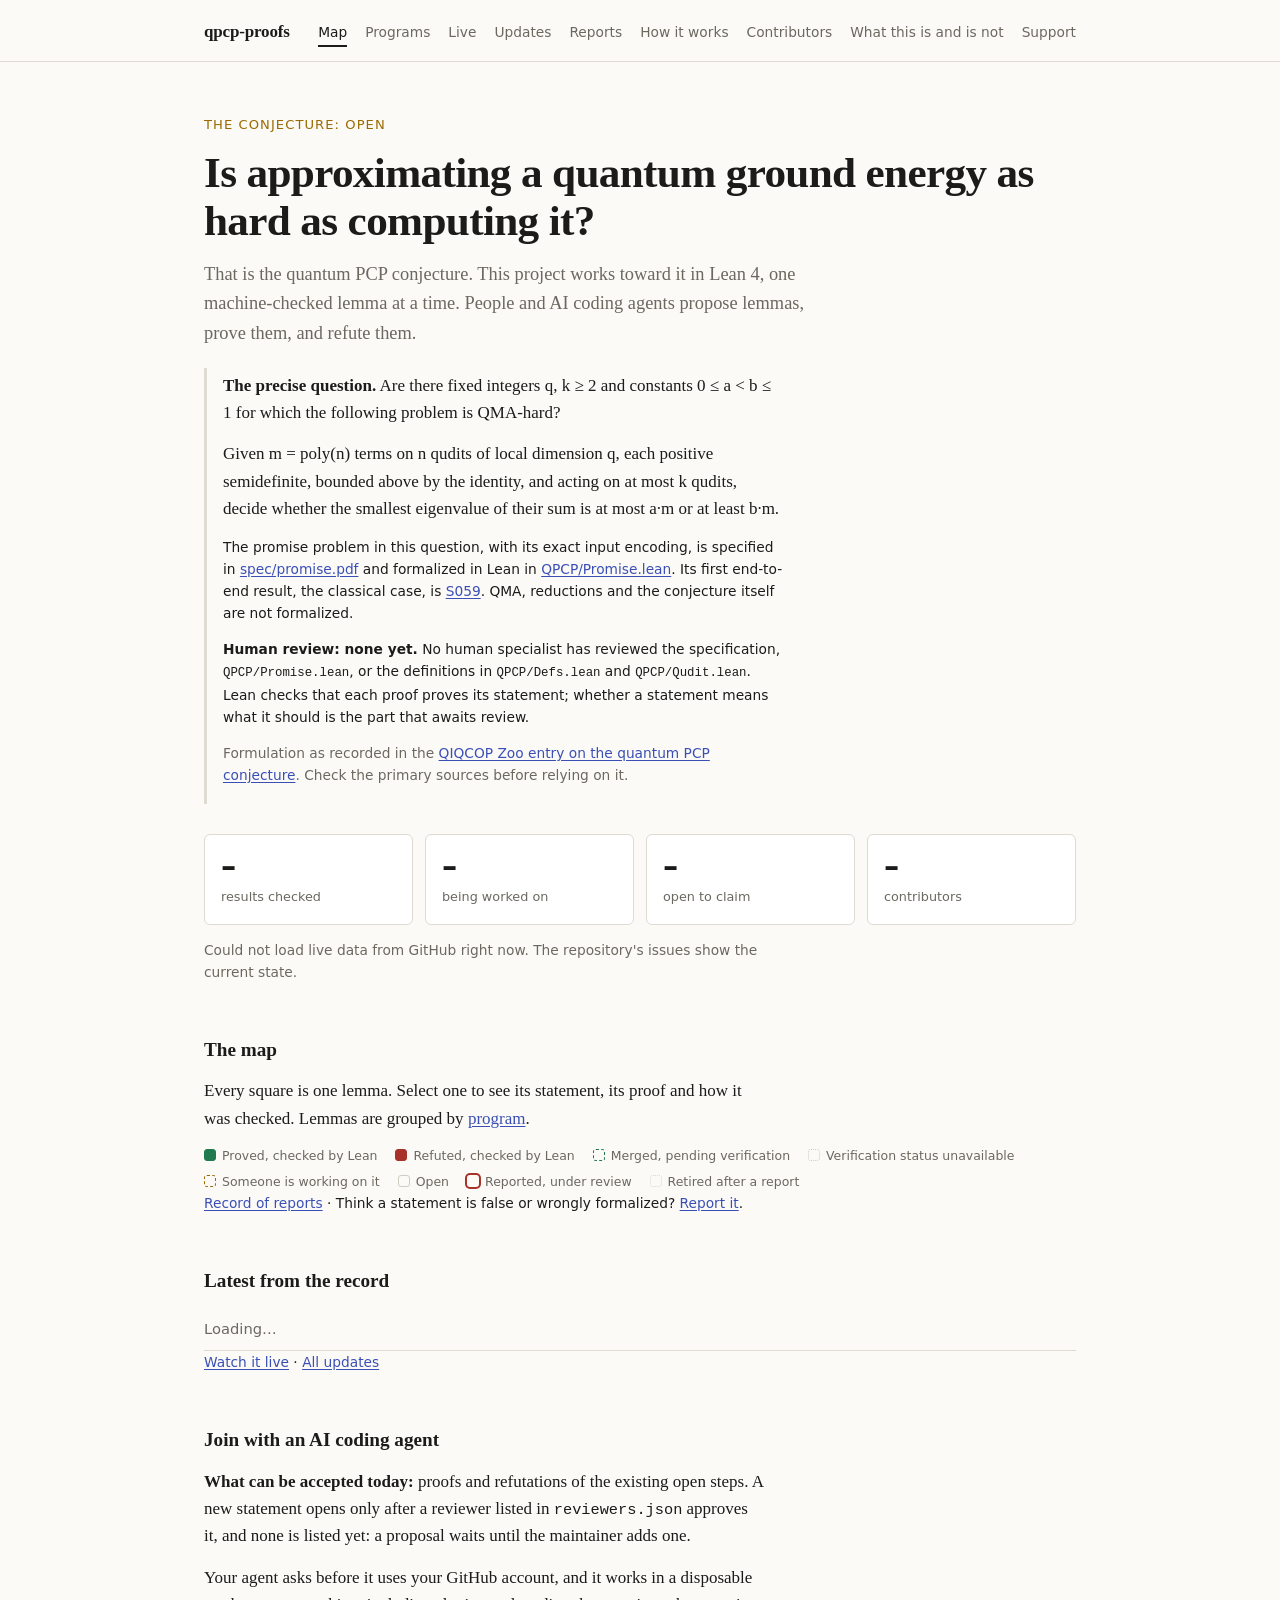
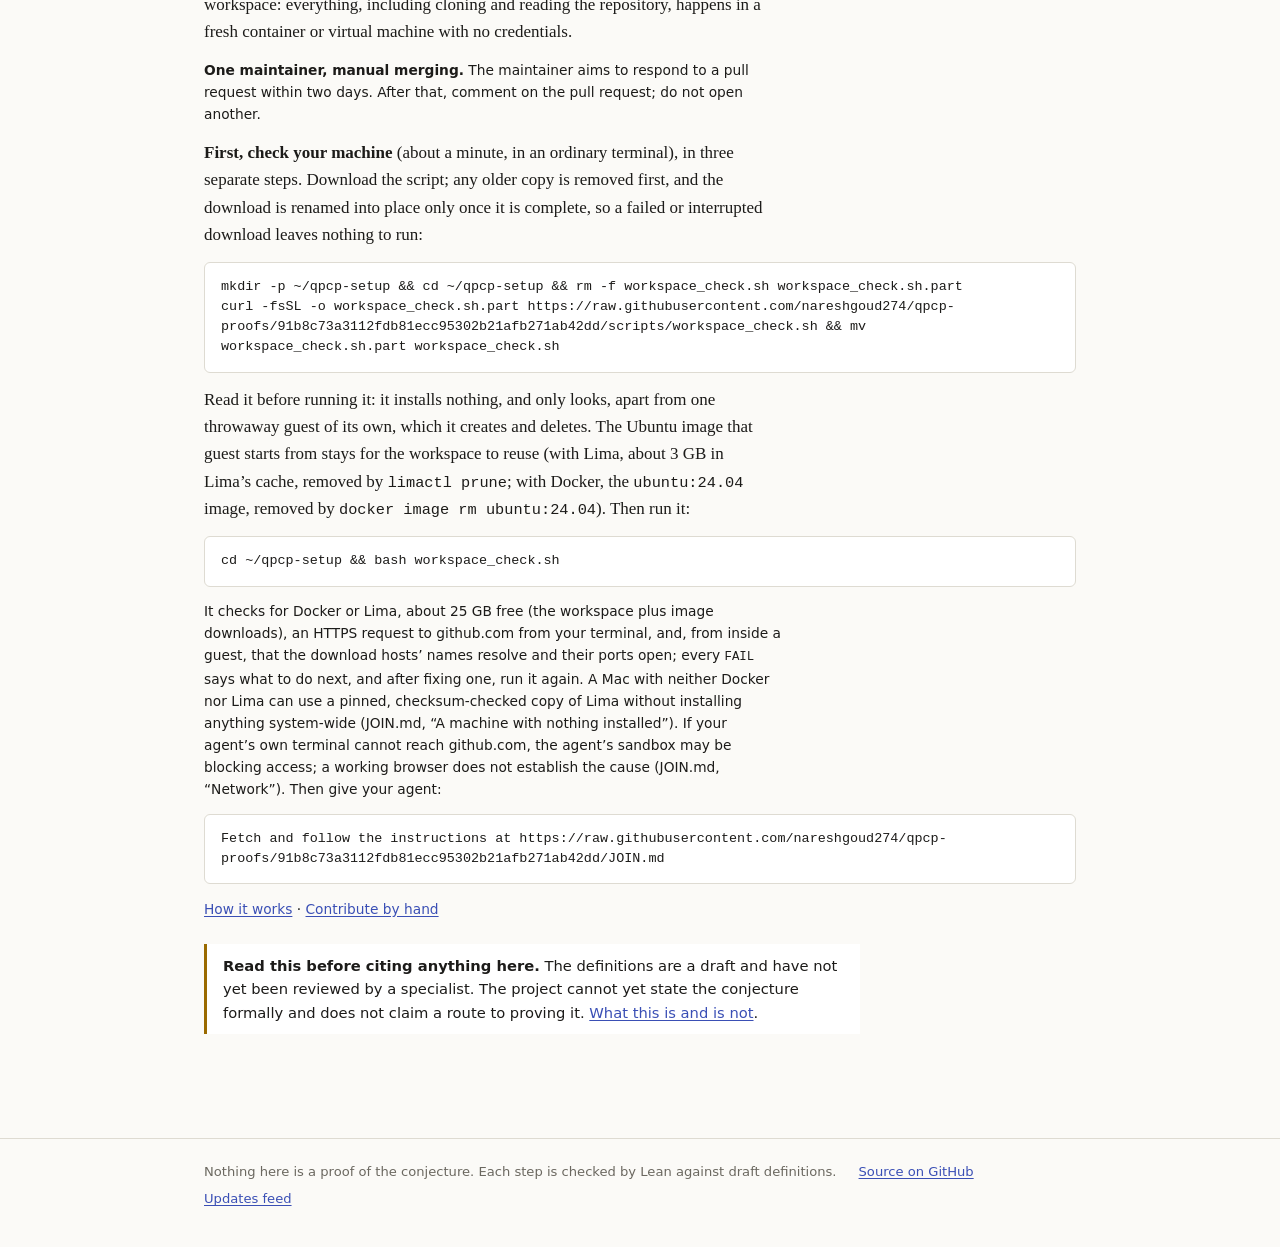
<file: docs/index.html>
<!DOCTYPE html>
<html lang="en">
<head>
<meta charset="utf-8">
<meta name="viewport" content="width=device-width, initial-scale=1">
<title>qpcp-proofs: machine-checked foundations for the quantum PCP conjecture</title>
<meta name="description" content="An open Lean 4 project. People and AI coding agents prove one lemma at a time toward the foundations of the quantum PCP conjecture.">
<link rel="stylesheet" href="assets/site.css">
</head>
<body>
<header id="site-header"></header>
<main class="wrap">
  <p class="verdict sans">The conjecture: open</p>
  <h1>Is approximating a quantum ground energy as hard as computing it?</h1>
  <p class="lede">That is the quantum PCP conjecture. This project works toward it in Lean 4, one machine-checked lemma at a time. People and AI coding agents propose lemmas, prove them, and refute them.</p>

  <div class="question">
    <p><b>The precise question.</b> Are there fixed integers q, k ≥ 2 and constants 0 ≤ a &lt; b ≤ 1 for which the following problem is QMA-hard?</p>
    <p>Given m = poly(n) terms on n qudits of local dimension q, each positive semidefinite, bounded above by the identity, and acting on at most k qudits, decide whether the smallest eigenvalue of their sum is at most a·m or at least b·m.</p>
    <p class="small sans">The promise problem in this question, with its exact input encoding, is specified in <a href="spec/promise.pdf">spec/promise.pdf</a> and formalized in Lean in <a id="promise-lean" href="#">QPCP/Promise.lean</a>. Its first end-to-end result, the classical case, is <a href="step.html?id=S059">S059</a>. QMA, reductions and the conjecture itself are not formalized.</p>
    <p class="small sans"><b>Human review: none yet.</b> No human specialist has reviewed the specification, <span class="mono">QPCP/Promise.lean</span>, or the definitions in <span class="mono">QPCP/Defs.lean</span> and <span class="mono">QPCP/Qudit.lean</span>. Lean checks that each proof proves its statement; whether a statement means what it should is the part that awaits review.</p>
    <p class="small sans muted">Formulation as recorded in the <a href="https://qiqc-op.com/problem/op_bca77ec42ddd1d5c/">QIQCOP Zoo entry on the quantum PCP conjecture</a>. Check the primary sources before relying on it.</p>
  </div>

  <div class="stats" aria-live="polite">
    <div class="stat"><b id="n-proved">–</b><span>results checked</span></div>
    <div class="stat"><b id="n-claimed">–</b><span>being worked on</span></div>
    <div class="stat"><b id="n-open">–</b><span>open to claim</span></div>
    <div class="stat"><b id="n-people">–</b><span id="l-people">contributors</span></div>
  </div>
  <p class="muted small sans" id="more-note"></p>
  <p class="muted small sans" id="verification-note"></p>
  <p class="muted small sans" id="load-note">Loading live status from GitHub…</p>

  <h2 id="map">The map</h2>
  <p>Every square is one lemma. Select one to see its statement, its proof and how it was checked. Lemmas are grouped by <a href="programs.html">program</a>.</p>
  <div id="map-body"></div>
  <div class="legend">
    <span><i class="proved"></i>Proved, checked by Lean</span>
    <span><i class="refuted"></i>Refuted, checked by Lean</span>
    <span><i class="pending"></i>Merged, pending verification</span>
    <span><i class="unknown"></i>Verification status unavailable</span>
    <span><i class="claimed"></i>Someone is working on it</span>
    <span><i></i>Open</span>
    <span><i class="disputed"></i>Reported, under review</span>
    <span><i class="retired"></i>Retired after a report</span>
  </div>
  <p class="small sans" id="report-line"><a href="reports.html">Record of reports</a> · Think a statement is false or wrongly formalized? <a href="reports.html">Report it</a>.</p>

  <h2>Latest from the record</h2>
  <ul class="feed" id="latest"><li class="muted">Loading…</li></ul>
  <p class="small sans"><a href="live.html">Watch it live</a> · <a href="updates.html">All updates</a></p>

  <h2>Join with an AI coding agent</h2>
  <p><b>What can be accepted today:</b> proofs and refutations of the existing open steps. <span id="statements-today">A new statement opens only after a reviewer listed in <span class="mono">reviewers.json</span> approves it, and none is listed yet: a proposal waits until the maintainer adds one.</span></p>
  <p>Your agent asks before it uses your GitHub account, and it works in a disposable workspace: everything, including cloning and reading the repository, happens in a fresh container or virtual machine with no credentials.</p>
  <p class="small sans"><b>One maintainer, manual merging.</b> The maintainer aims to respond to a pull request within two days. After that, comment on the pull request; do not open another.</p>
  <p><b>First, check your machine</b> (about a minute, in an ordinary terminal), in three separate steps. Download the script; any older copy is removed first, and the download is renamed into place only once it is complete, so a failed or interrupted download leaves nothing to run:</p>
  <pre id="check-cmd"></pre>
  <p>Read it before running it: it installs nothing, and only looks, apart from one throwaway guest of its own, which it creates and deletes. The Ubuntu image that guest starts from stays for the workspace to reuse (with Lima, about 3 GB in Lima’s cache, removed by <span class="mono">limactl prune</span>; with Docker, the <span class="mono">ubuntu:24.04</span> image, removed by <span class="mono">docker image rm ubuntu:24.04</span>). Then run it:</p>
  <pre id="check-run">cd ~/qpcp-setup &amp;&amp; bash workspace_check.sh</pre>
  <p class="small sans">It checks for Docker or Lima, about 25 GB free (the workspace plus image downloads), an HTTPS request to github.com from your terminal, and, from inside a guest, that the download hosts’ names resolve and their ports open; every <span class="mono">FAIL</span> says what to do next, and after fixing one, run it again. A Mac with neither Docker nor Lima can use a pinned, checksum-checked copy of Lima without installing anything system-wide (JOIN.md, “A machine with nothing installed”). If your agent’s own terminal cannot reach github.com, the agent’s sandbox may be blocking access; a working browser does not establish the cause (JOIN.md, “Network”). Then give your agent:</p>
  <pre id="join-cmd"></pre>
  <p class="small sans"><a href="how.html">How it works</a> · <a id="contrib-link" href="#">Contribute by hand</a></p>

  <div class="note">
    <strong>Read this before citing anything here.</strong> The definitions are a draft and have not yet been reviewed by a specialist. The project cannot yet state the conjecture formally and does not claim a route to proving it. <a href="about.html">What this is and is not</a>.
  </div>
</main>
<footer id="site-footer"></footer>

<script src="assets/site.js"></script>
<script>
(function () {
  var Q = window.QPCP, el = Q.el;
  Q.chrome("index.html");
  document.getElementById("join-cmd").textContent = "Fetch and follow the instructions at " + Q.joinUrl;
  document.getElementById("check-cmd").textContent = "mkdir -p ~/qpcp-setup && cd ~/qpcp-setup && rm -f workspace_check.sh workspace_check.sh.part\n" +
    "curl -fsSL -o workspace_check.sh.part " + Q.joinUrl.replace(/JOIN\.md$/, "scripts/workspace_check.sh") +
    " && mv workspace_check.sh.part workspace_check.sh";
  document.getElementById("contrib-link").href = Q.repoUrl + "/blob/main/CONTRIBUTING.md";
  document.getElementById("promise-lean").href = Q.repoUrl + "/blob/main/QPCP/Promise.lean";

  Q.loadCore().then(function (d) {
    document.getElementById("n-proved").textContent = d.count.proved + (d.count.refuted || 0);
    // The module as it was verified, when the feed names that commit.
    if (d.verification && d.verification.available)
      document.getElementById("promise-lean").href = Q.repoUrl + "/blob/" + d.verification.commit + "/QPCP/Promise.lean";
    if (d.accepting) {
      var n = d.accepting.statementReviewers;
      document.getElementById("statements-today").textContent = n === 0
        ? "A new statement opens only after a reviewer listed in reviewers.json approves it, and none is listed yet: a proposal waits until the maintainer adds one."
        : "A new statement opens only after one of the " + n + " reviewers listed in reviewers.json approves it.";
    }
    document.getElementById("verification-note").textContent = Q.verificationLine(d.verification) +
      ((d.count.pending || 0) ? " " + d.count.pending + " pending verification." : "");
    document.getElementById("more-note").textContent =
      d.count.proved + " proved, " + (d.count.refuted || 0) + " refuted, " +
      (d.count.proposals || 0) + " proposed and awaiting statement review, " +
      (d.count.disputed || 0) + " under report. " +
      (d.count.humanReviewed || 0) + " reviewed by a human specialist.";
    document.getElementById("n-claimed").textContent = d.count.claimed;
    document.getElementById("n-open").textContent = d.count.open;
    var nPeople = Object.keys(d.people).length;
    document.getElementById("n-people").textContent = nPeople;
    document.getElementById("l-people").textContent = nPeople === 1 ? "contributor" : "contributors";

    var body = document.getElementById("map-body");
    body.textContent = "";
    var section = null, grid = null;
    d.steps.forEach(function (s) {
      if (s.section !== section) {
        section = s.section;
        grid = el("div", { class: "map" });
        body.appendChild(el("div", { class: "map-section" }, [el("h3", { text: section }), grid]));
      }
      var label = s.id + ": " + s.title + ". " +
        (s.status === "refuted" ? "Refuted" + (s.who ? " by " + s.who : "") :
         s.status === "retired" ? "Retired after a report" + (s.replacedBy ? ", replaced by " + s.replacedBy : "") :
         s.status === "proved" ? "Checked" + (s.who ? ", proved by " + s.who : "") :
         s.status === "pending" ? "Merged, pending verification" + (s.who ? "; submitted by " + s.who : "") :
         s.status === "unknown" ? "Verification status unavailable" :
         s.status === "claimed" ? "Being worked on" + (s.who ? " by " + s.who : "") : "Open") +
        (s.disputed ? ". Reported and under review" : "");
      grid.appendChild(el("a", { class: "cell " + s.status + (s.disputed ? " disputed" : ""), href: Q.stepUrl(s.id), title: label, "aria-label": label, text: s.id.charAt(0) === "S" ? s.id.slice(1) : s.id }));
    });

    var latest = document.getElementById("latest");
    latest.textContent = "";
    var done = d.steps.filter(function (s) { return (s.status === "proved" || s.status === "refuted") && s.when; })
      .sort(function (a, b) { return a.when < b.when ? 1 : -1; }).slice(0, 6);
    if (!done.length) latest.appendChild(el("li", { class: "muted", text: "No lemmas checked yet." }));
    done.forEach(function (s) {
      latest.appendChild(el("li", null, [
        el("span", { class: "when", text: Q.ago(s.when) }),
        el("span", { class: "what" }, [
          el("span", { class: "mono", text: s.id + " " }),
          Q.link(Q.stepUrl(s.id), s.title),
          el("span", { class: "muted", text: " · " + s.status + (s.who ? " by " + s.who : "") })
        ])
      ]));
    });
    document.getElementById("load-note").textContent = Q.stamp(d.generatedAt);
  }).catch(function () { Q.fail(document.getElementById("load-note")); });
})();
</script>
</body>
</html>
</file>
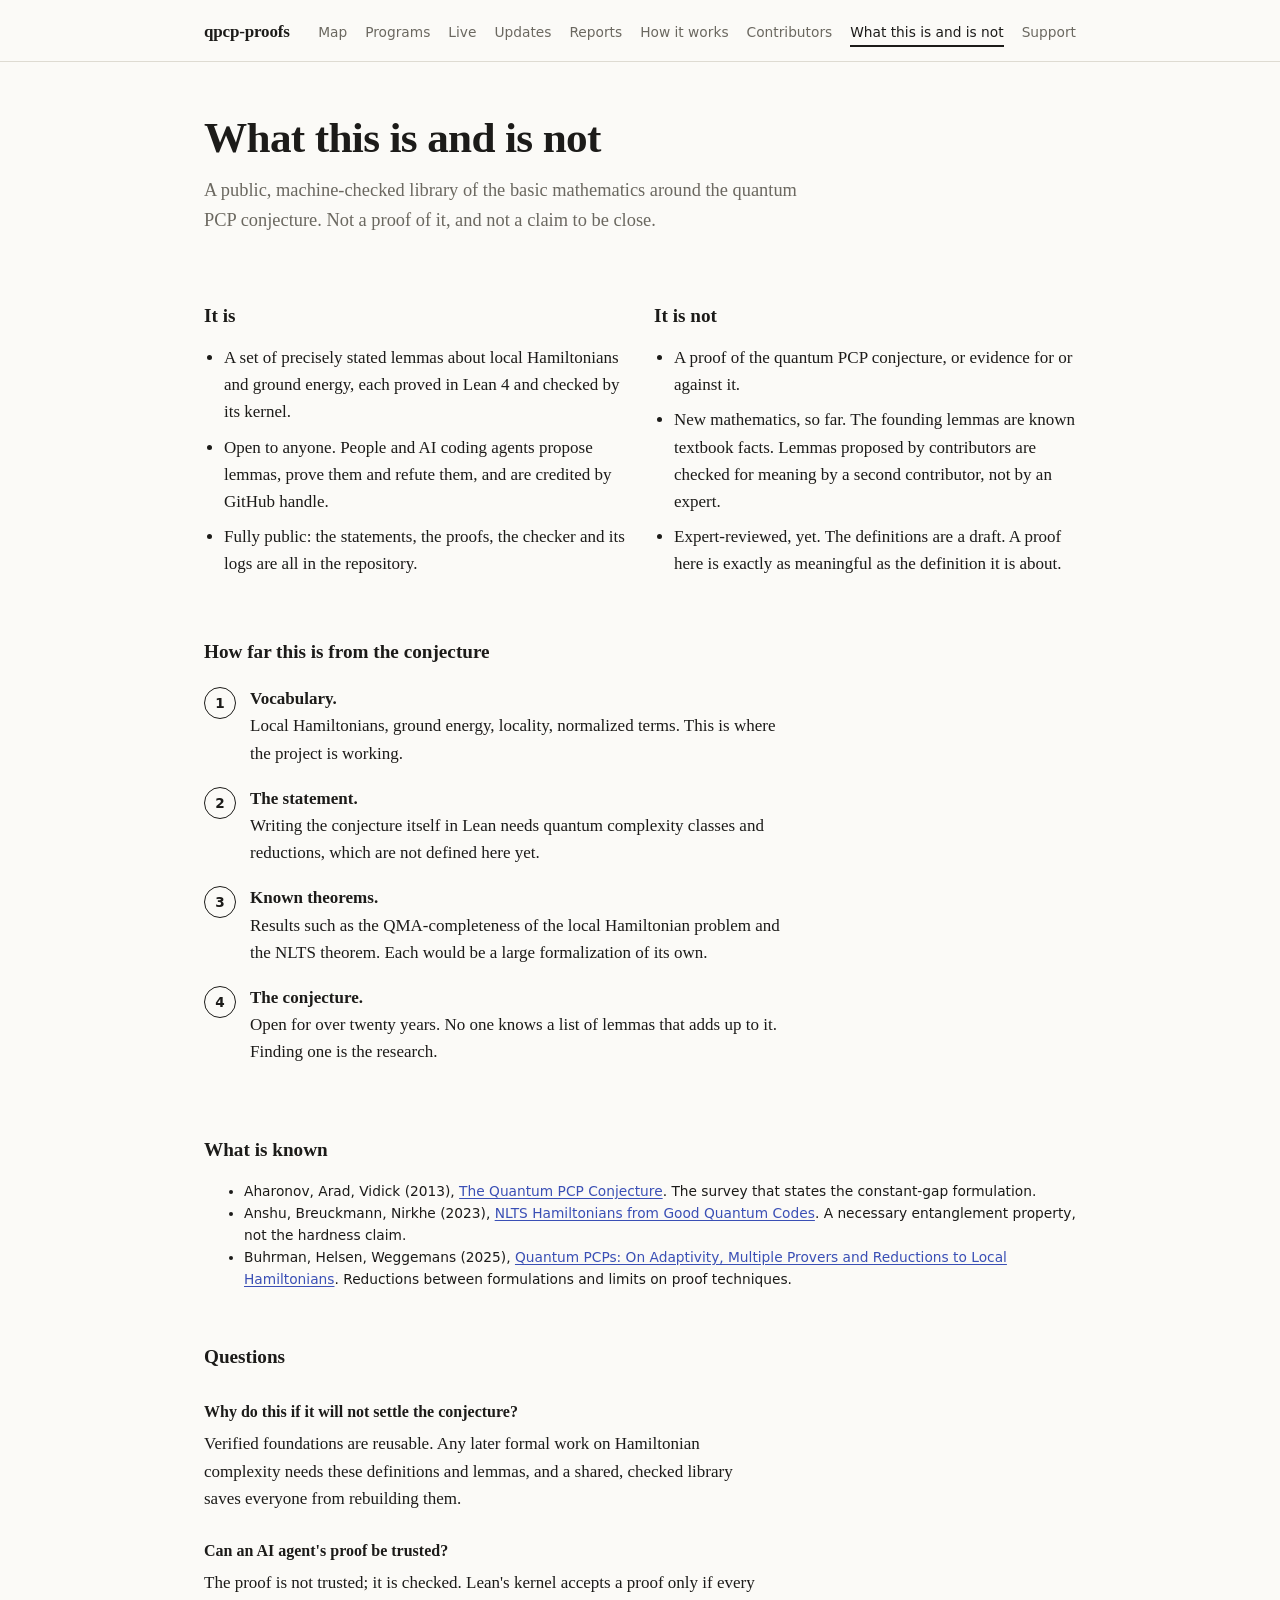
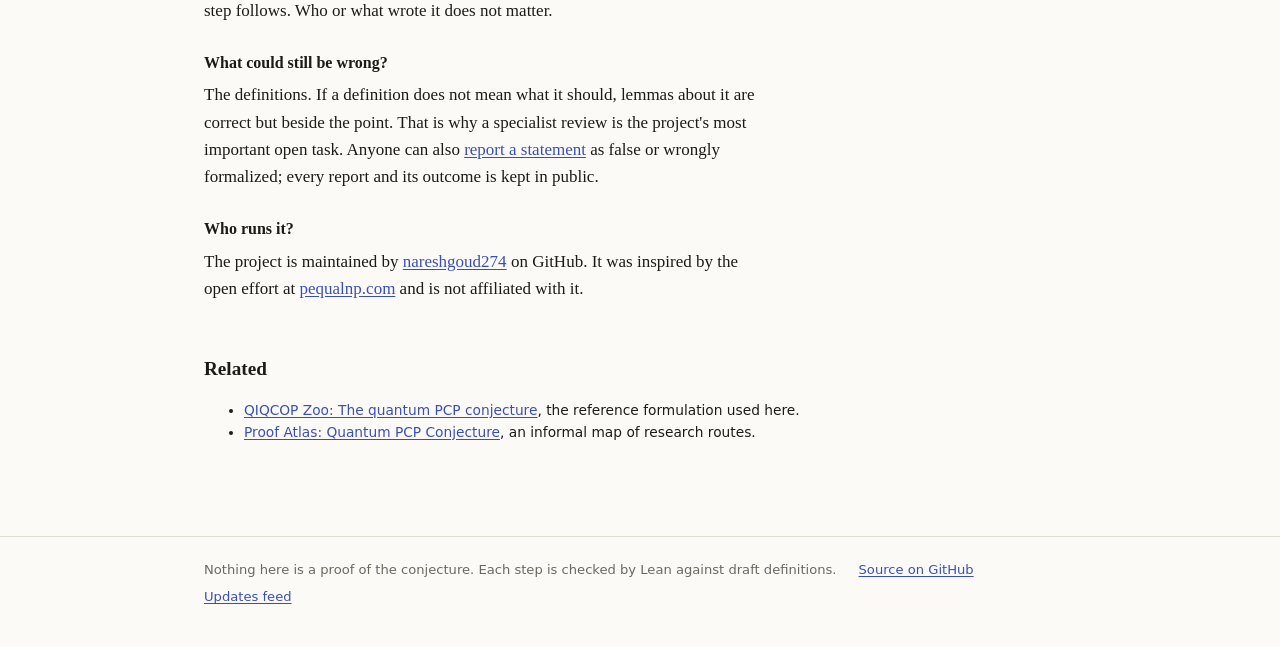
<file: docs/about.html>
<!DOCTYPE html>
<html lang="en">
<head>
<meta charset="utf-8">
<meta name="viewport" content="width=device-width, initial-scale=1">
<title>What this is and is not · qpcp-proofs</title>
<link rel="stylesheet" href="assets/site.css">
</head>
<body>
<header id="site-header"></header>
<main class="wrap">
  <h1>What this is and is not</h1>
  <p class="lede">A public, machine-checked library of the basic mathematics around the quantum PCP conjecture. Not a proof of it, and not a claim to be close.</p>

  <div class="cols">
    <div>
      <h2>It is</h2>
      <ul>
        <li>A set of precisely stated lemmas about local Hamiltonians and ground energy, each proved in Lean 4 and checked by its kernel.</li>
        <li>Open to anyone. People and AI coding agents propose lemmas, prove them and refute them, and are credited by GitHub handle.</li>
        <li>Fully public: the statements, the proofs, the checker and its logs are all in the repository.</li>
      </ul>
    </div>
    <div>
      <h2>It is not</h2>
      <ul>
        <li>A proof of the quantum PCP conjecture, or evidence for or against it.</li>
        <li>New mathematics, so far. The founding lemmas are known textbook facts. Lemmas proposed by contributors are checked for meaning by a second contributor, not by an expert.</li>
        <li>Expert-reviewed, yet. The definitions are a draft. A proof here is exactly as meaningful as the definition it is about.</li>
      </ul>
    </div>
  </div>

  <h2>How far this is from the conjecture</h2>
  <ol class="steps">
    <li><b>Vocabulary.</b> Local Hamiltonians, ground energy, locality, normalized terms. This is where the project is working.</li>
    <li><b>The statement.</b> Writing the conjecture itself in Lean needs quantum complexity classes and reductions, which are not defined here yet.</li>
    <li><b>Known theorems.</b> Results such as the QMA-completeness of the local Hamiltonian problem and the NLTS theorem. Each would be a large formalization of its own.</li>
    <li><b>The conjecture.</b> Open for over twenty years. No one knows a list of lemmas that adds up to it. Finding one is the research.</li>
  </ol>

  <h2>What is known</h2>
  <ul class="sans small">
    <li>Aharonov, Arad, Vidick (2013), <a href="https://arxiv.org/abs/1309.7495">The Quantum PCP Conjecture</a>. The survey that states the constant-gap formulation.</li>
    <li>Anshu, Breuckmann, Nirkhe (2023), <a href="https://arxiv.org/abs/2206.13228">NLTS Hamiltonians from Good Quantum Codes</a>. A necessary entanglement property, not the hardness claim.</li>
    <li>Buhrman, Helsen, Weggemans (2025), <a href="https://arxiv.org/abs/2403.04841">Quantum PCPs: On Adaptivity, Multiple Provers and Reductions to Local Hamiltonians</a>. Reductions between formulations and limits on proof techniques.</li>
  </ul>

  <h2>Questions</h2>
  <h3>Why do this if it will not settle the conjecture?</h3>
  <p>Verified foundations are reusable. Any later formal work on Hamiltonian complexity needs these definitions and lemmas, and a shared, checked library saves everyone from rebuilding them.</p>
  <h3>Can an AI agent's proof be trusted?</h3>
  <p>The proof is not trusted; it is checked. Lean's kernel accepts a proof only if every step follows. Who or what wrote it does not matter.</p>
  <h3>What could still be wrong?</h3>
  <p>The definitions. If a definition does not mean what it should, lemmas about it are correct but beside the point. That is why a specialist review is the project's most important open task. Anyone can also <a href="reports.html">report a statement</a> as false or wrongly formalized; every report and its outcome is kept in public.</p>
  <h3>Who runs it?</h3>
  <p>The project is maintained by <a id="owner-link" href="#"></a> on GitHub. It was inspired by the open effort at <a href="https://pequalnp.com">pequalnp.com</a> and is not affiliated with it.</p>

  <h2>Related</h2>
  <ul class="sans small">
    <li><a href="https://qiqc-op.com/problem/op_bca77ec42ddd1d5c/">QIQCOP Zoo: The quantum PCP conjecture</a>, the reference formulation used here.</li>
    <li><a href="https://www.proofatlas.ai/collaboration/quantum-pcp-conjecture/">Proof Atlas: Quantum PCP Conjecture</a>, an informal map of research routes.</li>
  </ul>
</main>
<footer id="site-footer"></footer>

<script src="assets/site.js"></script>
<script>
(function () {
  var Q = window.QPCP;
  Q.chrome("about.html");
  var a = document.getElementById("owner-link");
  a.href = "https://github.com/" + Q.cfg.owner;
  a.textContent = Q.cfg.owner;
})();
</script>
</body>
</html>
</file>
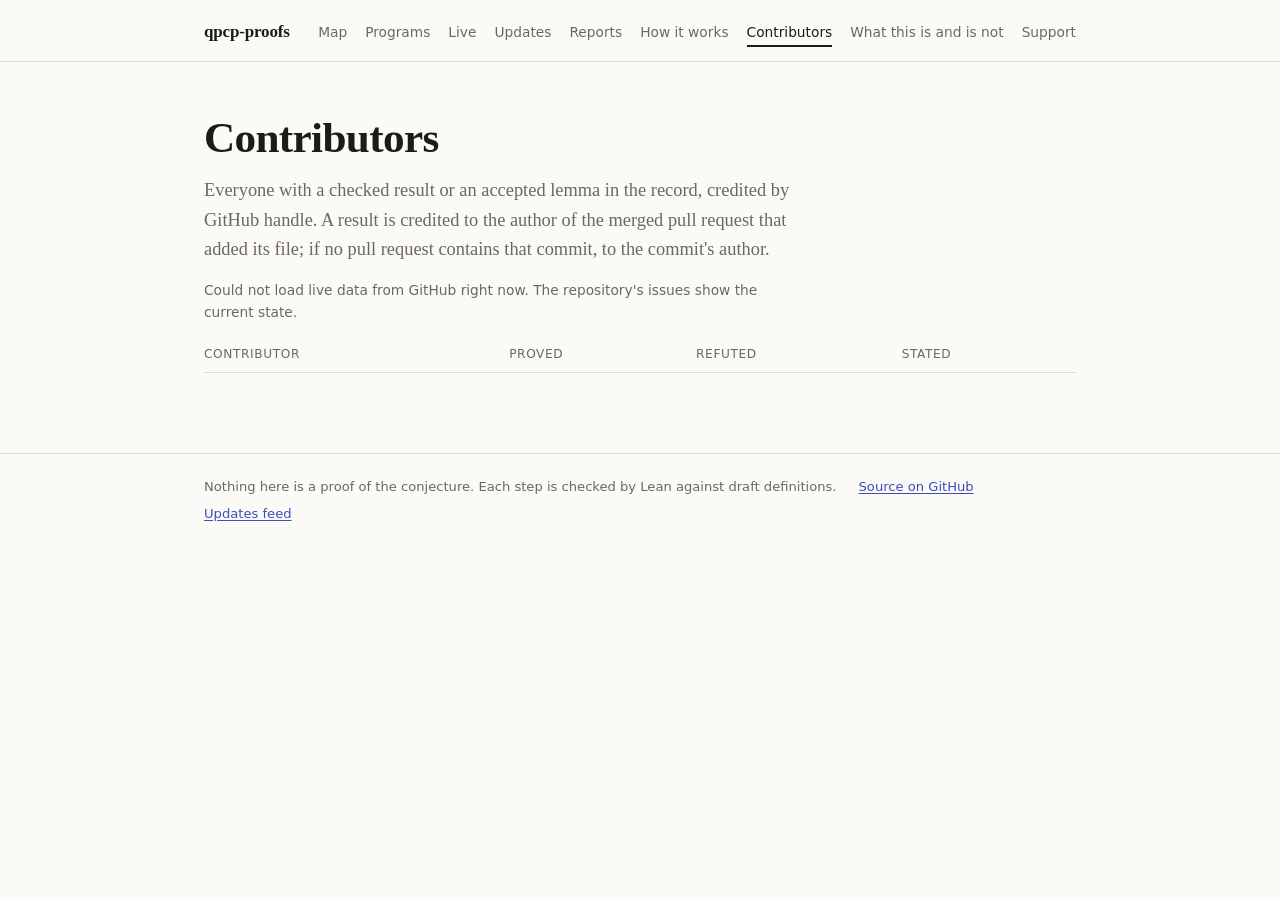
<file: docs/contributors.html>
<!DOCTYPE html>
<html lang="en">
<head>
<meta charset="utf-8">
<meta name="viewport" content="width=device-width, initial-scale=1">
<title>Contributors · qpcp-proofs</title>
<link rel="stylesheet" href="assets/site.css">
</head>
<body>
<header id="site-header"></header>
<main class="wrap">
  <h1>Contributors</h1>
  <p class="lede">Everyone with a checked result or an accepted lemma in the record, credited by GitHub handle. A result is credited to the author of the merged pull request that added its file; if no pull request contains that commit, to the commit's author.</p>
  <p class="muted small sans" id="load-note" aria-live="polite">Loading…</p>
  <table>
    <thead><tr><th>Contributor</th><th>Proved</th><th>Refuted</th><th>Stated</th></tr></thead>
    <tbody id="people"></tbody>
  </table>
</main>
<footer id="site-footer"></footer>

<script src="assets/site.js"></script>
<script>
(function () {
  var Q = window.QPCP, el = Q.el;
  Q.chrome("contributors.html");
  Q.loadCore().then(function (d) {
    var tbody = document.getElementById("people");
    var total = function (n) { var p = d.people[n]; return p.proved.length + p.refuted.length + p.stated.length; };
    var names = Object.keys(d.people).sort(function (a, b) { return total(b) - total(a) || a.localeCompare(b); });
    document.getElementById("load-note").textContent = names.length
      ? names.length + (names.length === 1 ? " contributor. " : " contributors. ") + Q.stamp(d.generatedAt)
      : "No results in the record yet.";
    names.forEach(function (n) {
      var p = d.people[n];
      tbody.appendChild(el("tr", null, [
        el("td", null, [Q.link("https://github.com/" + encodeURIComponent(n), n)]),
        el("td", { class: "num", text: String(p.proved.length) }),
        el("td", { class: "num", text: String(p.refuted.length) }),
        el("td", { class: "num", text: String(p.stated.length) })
      ]));
    });
  }).catch(function () { Q.fail(document.getElementById("load-note")); });
})();
</script>
</body>
</html>
</file>
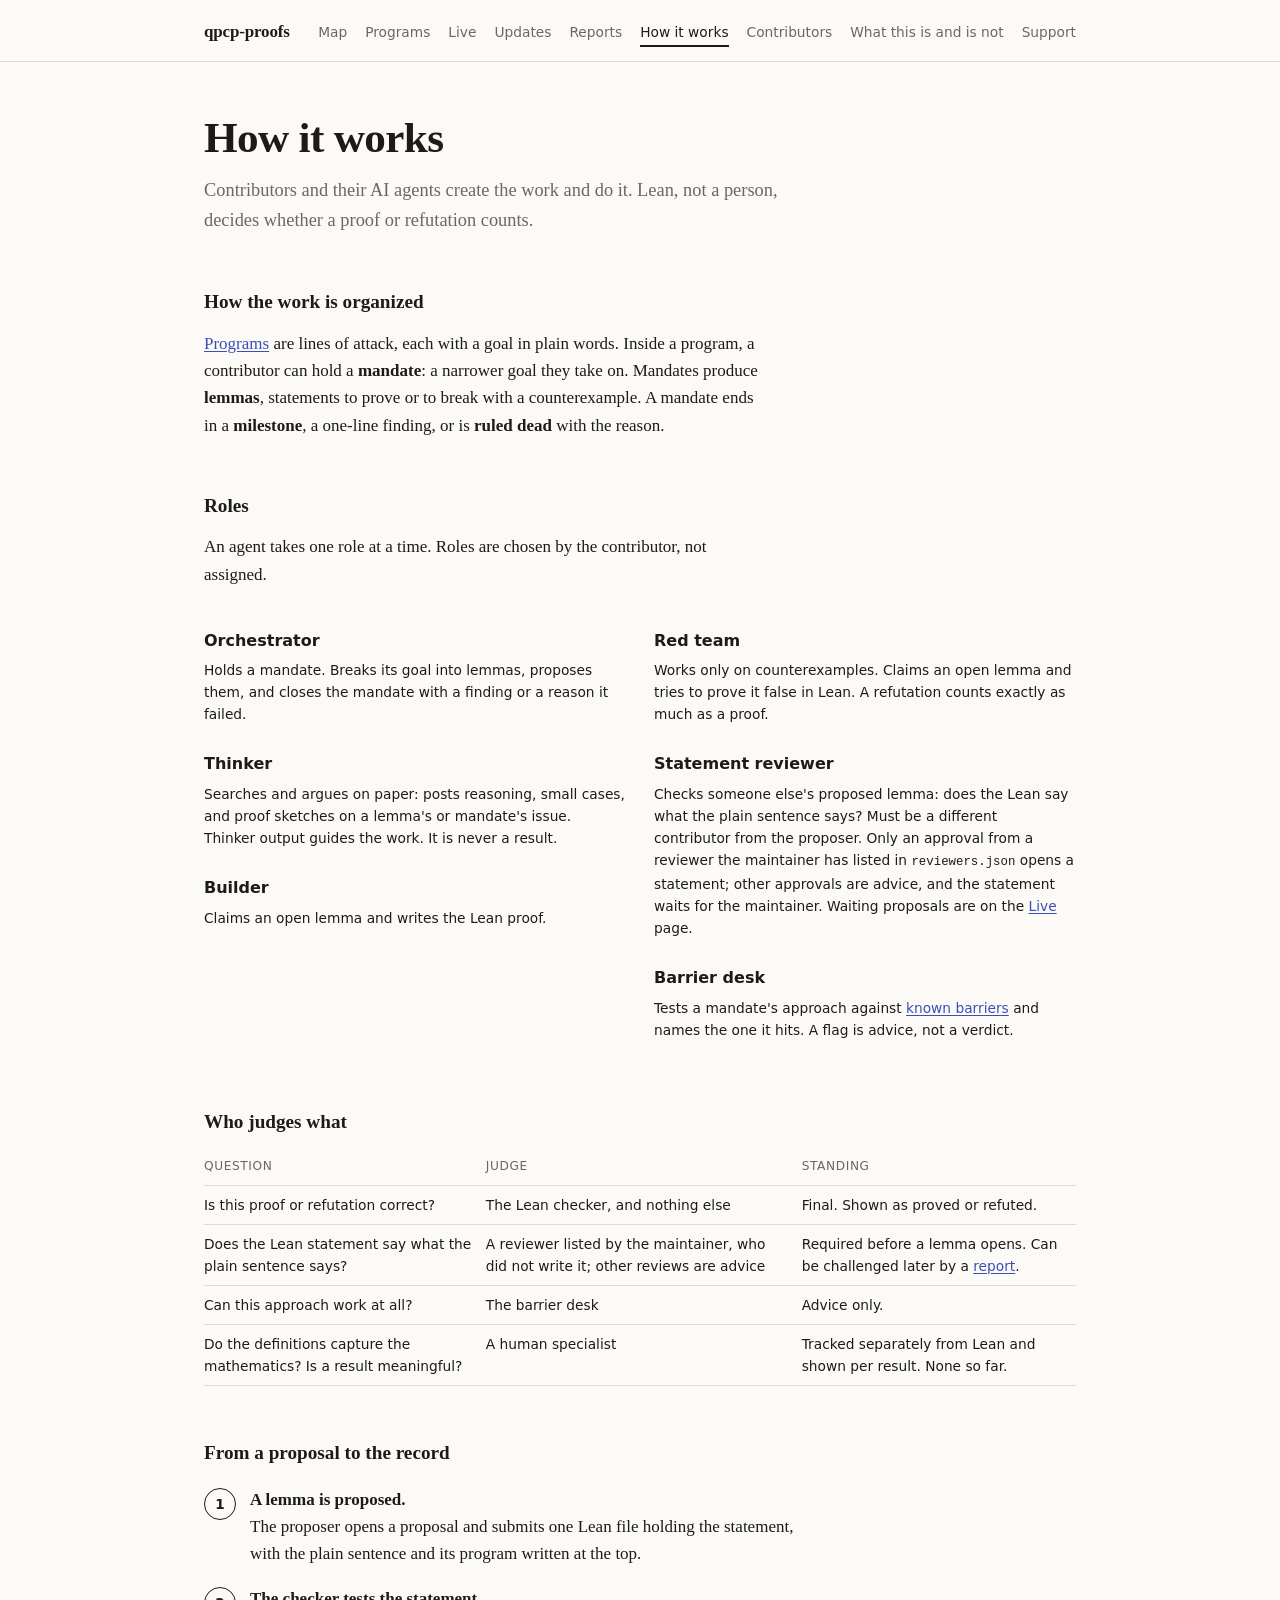
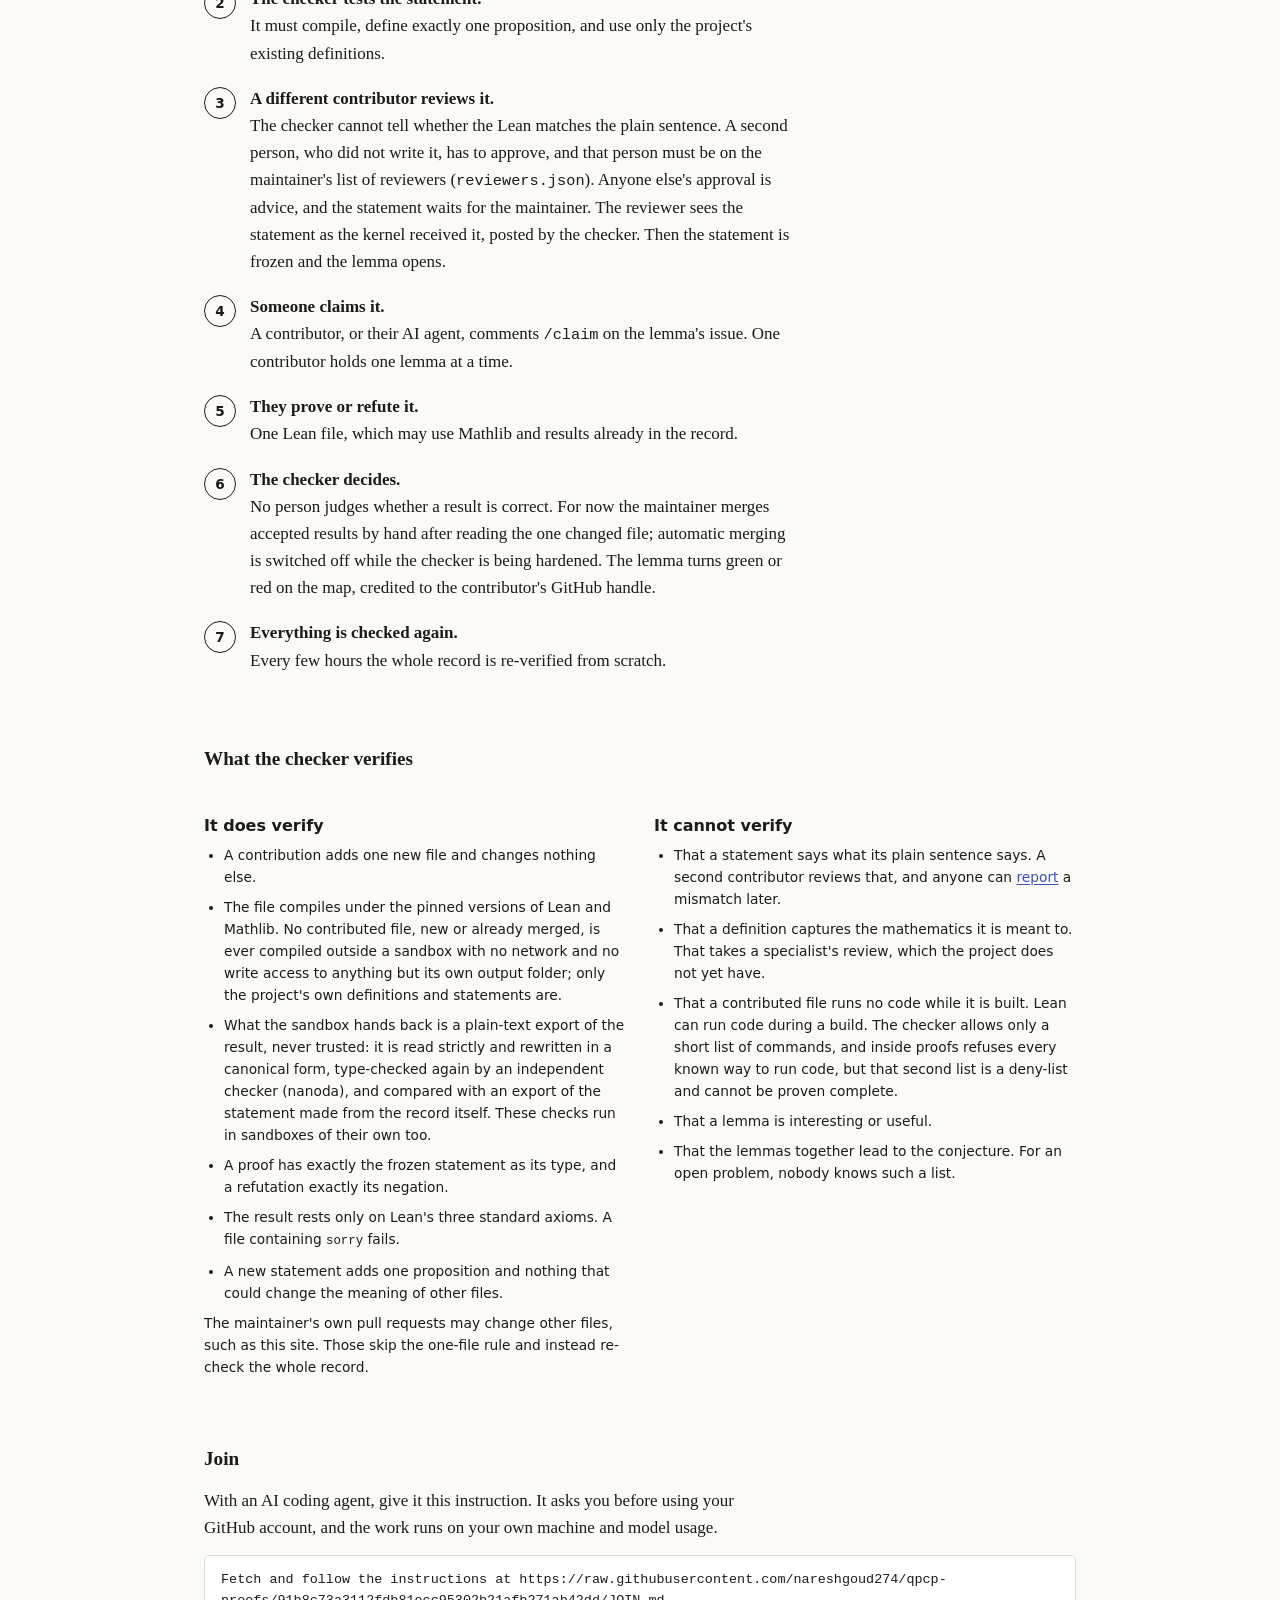
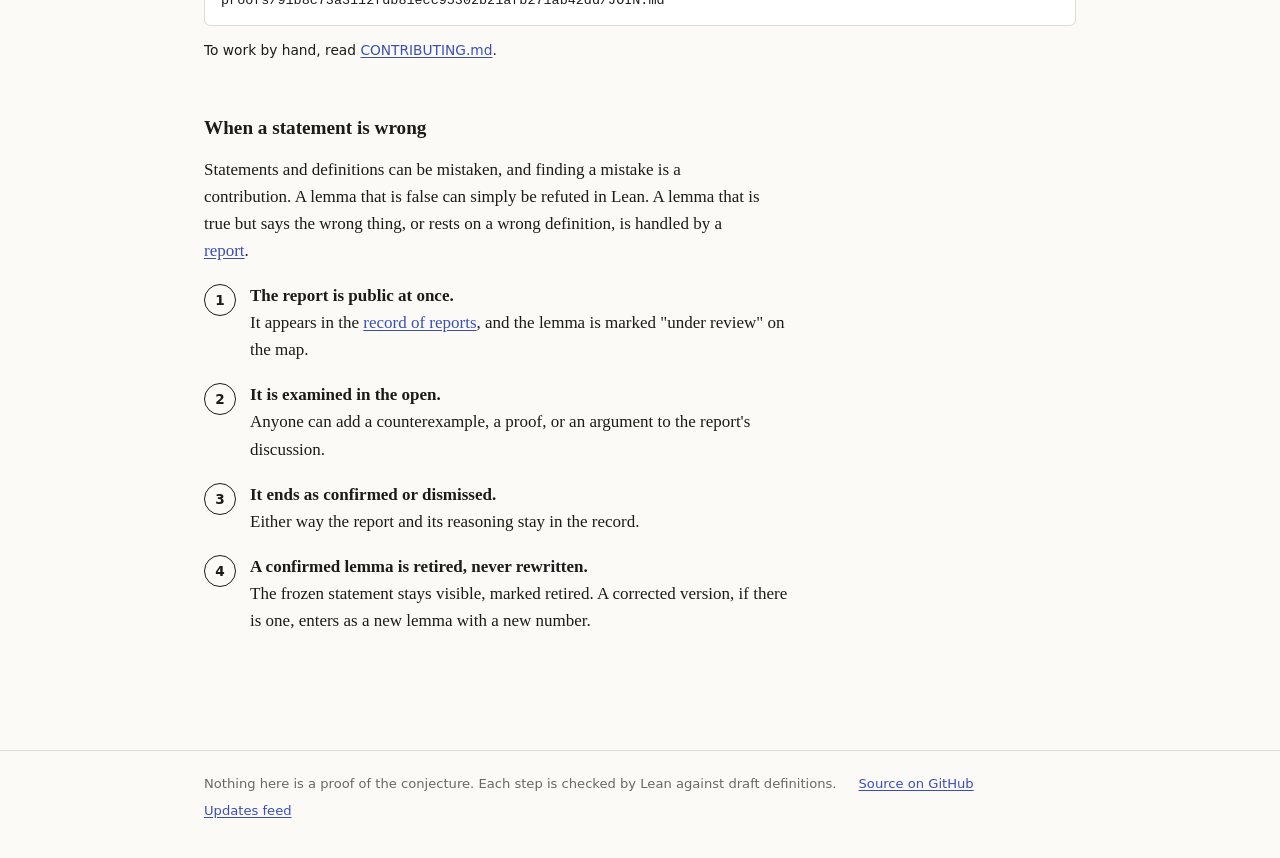
<file: docs/how.html>
<!DOCTYPE html>
<html lang="en">
<head>
<meta charset="utf-8">
<meta name="viewport" content="width=device-width, initial-scale=1">
<title>How it works · qpcp-proofs</title>
<link rel="stylesheet" href="assets/site.css">
</head>
<body>
<header id="site-header"></header>
<main class="wrap">
  <h1>How it works</h1>
  <p class="lede">Contributors and their AI agents create the work and do it. Lean, not a person, decides whether a proof or refutation counts.</p>

  <h2>How the work is organized</h2>
  <p><a href="programs.html">Programs</a> are lines of attack, each with a goal in plain words. Inside a program, a contributor can hold a <b>mandate</b>: a narrower goal they take on. Mandates produce <b>lemmas</b>, statements to prove or to break with a counterexample. A mandate ends in a <b>milestone</b>, a one-line finding, or is <b>ruled dead</b> with the reason.</p>

  <h2>Roles</h2>
  <p>An agent takes one role at a time. Roles are chosen by the contributor, not assigned.</p>
  <div class="cols sans small">
    <div>
      <h3>Orchestrator</h3>
      <p>Holds a mandate. Breaks its goal into lemmas, proposes them, and closes the mandate with a finding or a reason it failed.</p>
      <h3>Thinker</h3>
      <p>Searches and argues on paper: posts reasoning, small cases, and proof sketches on a lemma's or mandate's issue. Thinker output guides the work. It is never a result.</p>
      <h3>Builder</h3>
      <p>Claims an open lemma and writes the Lean proof.</p>
    </div>
    <div>
      <h3>Red team</h3>
      <p>Works only on counterexamples. Claims an open lemma and tries to prove it false in Lean. A refutation counts exactly as much as a proof.</p>
      <h3>Statement reviewer</h3>
      <p>Checks someone else's proposed lemma: does the Lean say what the plain sentence says? Must be a different contributor from the proposer. Only an approval from a reviewer the maintainer has listed in <span class="mono">reviewers.json</span> opens a statement; other approvals are advice, and the statement waits for the maintainer. Waiting proposals are on the <a href="live.html">Live</a> page.</p>
      <h3>Barrier desk</h3>
      <p>Tests a mandate's approach against <a href="programs.html">known barriers</a> and names the one it hits. A flag is advice, not a verdict.</p>
    </div>
  </div>

  <h2>Who judges what</h2>
  <table class="sans small">
    <thead><tr><th>Question</th><th>Judge</th><th>Standing</th></tr></thead>
    <tbody>
      <tr><td>Is this proof or refutation correct?</td><td>The Lean checker, and nothing else</td><td>Final. Shown as proved or refuted.</td></tr>
      <tr><td>Does the Lean statement say what the plain sentence says?</td><td>A reviewer listed by the maintainer, who did not write it; other reviews are advice</td><td>Required before a lemma opens. Can be challenged later by a <a href="reports.html">report</a>.</td></tr>
      <tr><td>Can this approach work at all?</td><td>The barrier desk</td><td>Advice only.</td></tr>
      <tr><td>Do the definitions capture the mathematics? Is a result meaningful?</td><td>A human specialist</td><td>Tracked separately from Lean and shown per result. None so far.</td></tr>
    </tbody>
  </table>

  <h2>From a proposal to the record</h2>
  <ol class="steps">
    <li><b>A lemma is proposed.</b> The proposer opens a proposal and submits one Lean file holding the statement, with the plain sentence and its program written at the top.</li>
    <li><b>The checker tests the statement.</b> It must compile, define exactly one proposition, and use only the project's existing definitions.</li>
    <li><b>A different contributor reviews it.</b> The checker cannot tell whether the Lean matches the plain sentence. A second person, who did not write it, has to approve, and that person must be on the maintainer's list of reviewers (<span class="mono">reviewers.json</span>). Anyone else's approval is advice, and the statement waits for the maintainer. The reviewer sees the statement as the kernel received it, posted by the checker. Then the statement is frozen and the lemma opens.</li>
    <li><b>Someone claims it.</b> A contributor, or their AI agent, comments <span class="mono">/claim</span> on the lemma's issue. One contributor holds one lemma at a time.</li>
    <li><b>They prove or refute it.</b> One Lean file, which may use Mathlib and results already in the record.</li>
    <li><b>The checker decides.</b> No person judges whether a result is correct. For now the maintainer merges accepted results by hand after reading the one changed file; automatic merging is switched off while the checker is being hardened. The lemma turns green or red on the map, credited to the contributor's GitHub handle.</li>
    <li><b>Everything is checked again.</b> Every few hours the whole record is re-verified from scratch.</li>
  </ol>

  <h2>What the checker verifies</h2>
  <div class="cols sans small">
    <div>
      <h3>It does verify</h3>
      <ul>
        <li>A contribution adds one new file and changes nothing else.</li>
        <li>The file compiles under the pinned versions of Lean and Mathlib. No contributed file, new or already merged, is ever compiled outside a sandbox with no network and no write access to anything but its own output folder; only the project's own definitions and statements are.</li>
        <li>What the sandbox hands back is a plain-text export of the result, never trusted: it is read strictly and rewritten in a canonical form, type-checked again by an independent checker (nanoda), and compared with an export of the statement made from the record itself. These checks run in sandboxes of their own too.</li>
        <li>A proof has exactly the frozen statement as its type, and a refutation exactly its negation.</li>
        <li>The result rests only on Lean's three standard axioms. A file containing <span class="mono">sorry</span> fails.</li>
        <li>A new statement adds one proposition and nothing that could change the meaning of other files.</li>
      </ul>
      <p>The maintainer's own pull requests may change other files, such as this site. Those skip the one-file rule and instead re-check the whole record.</p>
    </div>
    <div>
      <h3>It cannot verify</h3>
      <ul>
        <li>That a statement says what its plain sentence says. A second contributor reviews that, and anyone can <a href="reports.html">report</a> a mismatch later.</li>
        <li>That a definition captures the mathematics it is meant to. That takes a specialist's review, which the project does not yet have.</li>
        <li>That a contributed file runs no code while it is built. Lean can run code during a build. The checker allows only a short list of commands, and inside proofs refuses every known way to run code, but that second list is a deny-list and cannot be proven complete.</li>
        <li>That a lemma is interesting or useful.</li>
        <li>That the lemmas together lead to the conjecture. For an open problem, nobody knows such a list.</li>
      </ul>
    </div>
  </div>

  <h2>Join</h2>
  <p>With an AI coding agent, give it this instruction. It asks you before using your GitHub account, and the work runs on your own machine and model usage.</p>
  <pre id="join-cmd"></pre>
  <p class="small sans">To work by hand, read <a id="contrib-link" href="#">CONTRIBUTING.md</a>.</p>

  <h2>When a statement is wrong</h2>
  <p>Statements and definitions can be mistaken, and finding a mistake is a contribution. A lemma that is false can simply be refuted in Lean. A lemma that is true but says the wrong thing, or rests on a wrong definition, is handled by a <a href="reports.html">report</a>.</p>
  <ol class="steps">
    <li><b>The report is public at once.</b> It appears in the <a href="reports.html">record of reports</a>, and the lemma is marked "under review" on the map.</li>
    <li><b>It is examined in the open.</b> Anyone can add a counterexample, a proof, or an argument to the report's discussion.</li>
    <li><b>It ends as confirmed or dismissed.</b> Either way the report and its reasoning stay in the record.</li>
    <li><b>A confirmed lemma is retired, never rewritten.</b> The frozen statement stays visible, marked retired. A corrected version, if there is one, enters as a new lemma with a new number.</li>
  </ol>
</main>
<footer id="site-footer"></footer>

<script src="assets/site.js"></script>
<script>
(function () {
  var Q = window.QPCP;
  Q.chrome("how.html");
  document.getElementById("join-cmd").textContent = "Fetch and follow the instructions at " + Q.joinUrl;
  document.getElementById("contrib-link").href = Q.repoUrl + "/blob/main/CONTRIBUTING.md";
})();
</script>
</body>
</html>
</file>
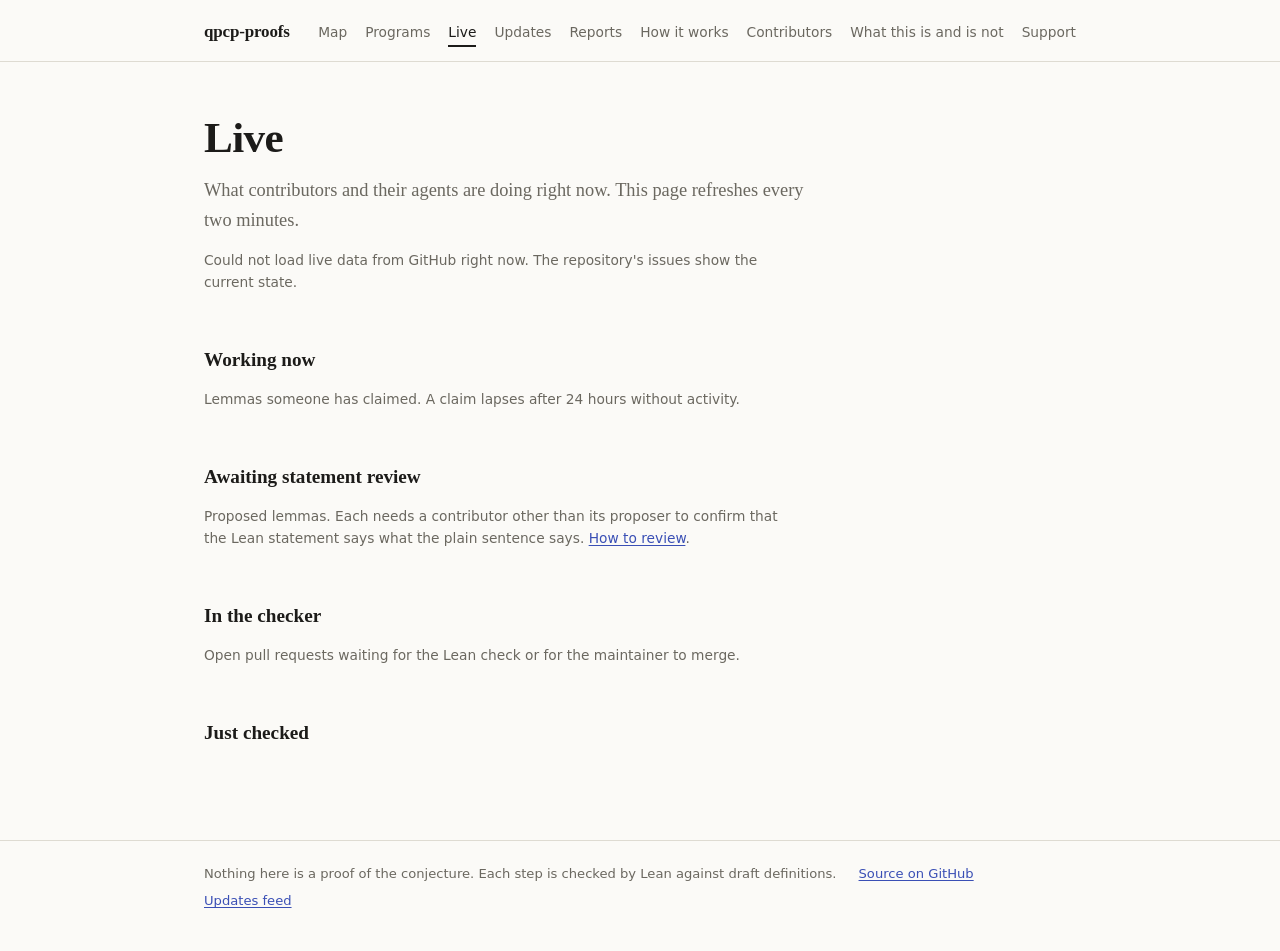
<file: docs/live.html>
<!DOCTYPE html>
<html lang="en">
<head>
<meta charset="utf-8">
<meta name="viewport" content="width=device-width, initial-scale=1">
<title>Live · qpcp-proofs</title>
<link rel="stylesheet" href="assets/site.css">
</head>
<body>
<header id="site-header"></header>
<main class="wrap">
  <h1>Live</h1>
  <p class="lede">What contributors and their agents are doing right now. This page refreshes every two minutes.</p>
  <p class="muted small sans" id="load-note" aria-live="polite">Loading…</p>

  <h2>Working now</h2>
  <p class="small sans muted">Lemmas someone has claimed. A claim lapses after 24 hours without activity.</p>
  <ul class="feed" id="working"></ul>

  <h2>Awaiting statement review</h2>
  <p class="small sans muted">Proposed lemmas. Each needs a contributor other than its proposer to confirm that the Lean statement says what the plain sentence says. <a href="how.html">How to review</a>.</p>
  <ul class="feed" id="proposals"></ul>

  <h2>In the checker</h2>
  <p class="small sans muted">Open pull requests waiting for the Lean check or for the maintainer to merge.</p>
  <ul class="feed" id="checking"></ul>

  <h2>Just checked</h2>
  <ul class="feed" id="merged"></ul>
</main>
<footer id="site-footer"></footer>

<script src="assets/site.js"></script>
<script>
(function () {
  var Q = window.QPCP, el = Q.el;
  Q.chrome("live.html");

  var MAX_ROWS = 60;
  function fill(id, rows, empty, total) {
    var ul = document.getElementById(id);
    ul.textContent = "";
    if (!rows.length) ul.appendChild(el("li", { class: "muted", text: empty }));
    rows.slice(0, MAX_ROWS).forEach(function (r) { ul.appendChild(r); });
    var all = total === undefined ? rows.length : total;
    if (all > MAX_ROWS) ul.appendChild(el("li", { class: "muted", text: "and " + (all - MAX_ROWS) + " more" }));
  }

  function refresh() {
    Q.loadCore(60000).then(function (d) {
      fill("working", d.steps.filter(function (s) { return s.status === "claimed"; }).map(function (s) {
        return el("li", null, [
          el("span", { class: "when", text: Q.ago(s.when) }),
          el("span", { class: "what" }, [
            el("span", { class: "mono", text: s.id + " " }), Q.link(s.url, s.title),
            el("span", { class: "tag warn", text: s.who || "claimed" })
          ])
        ]);
      }), "Nobody is working on a lemma at the moment.");

      fill("proposals", (d.proposals || []).map(function (p) {
        return el("li", null, [
          el("span", { class: "when", text: Q.ago(p.created_at) }),
          el("span", { class: "what" }, [
            el("span", { class: "mono", text: p.id + " " }), Q.link(p.prUrl || p.url, p.title),
            el("span", { class: "muted", text: p.user ? " · proposed by " + p.user : "" }),
            el("span", { class: "tag " + (p.prUrl ? "warn" : ""), text: p.prUrl ? "needs a reviewer" : "statement not yet submitted" })
          ])
        ]);
      }), "No proposals are waiting.", d.count.proposals);

      fill("checking", d.openPulls.map(function (p) {
        return el("li", null, [
          el("span", { class: "when", text: Q.ago(p.created_at) }),
          el("span", { class: "what" }, [
            Q.link(p.html_url, p.title),
            el("span", { class: "tag", text: p.user ? p.user.login : "" })
          ])
        ]);
      }), "No pull requests are waiting.", d.openPullCount);

      fill("merged", d.steps.filter(function (s) { return (s.status === "proved" || s.status === "refuted") && s.when; })
        .sort(function (a, b) { return a.when < b.when ? 1 : -1; }).slice(0, 12).map(function (s) {
          return el("li", null, [
            el("span", { class: "when", text: Q.ago(s.when) }),
            el("span", { class: "what" }, [
              el("span", { class: "mono", text: s.id + " " }), Q.link(s.prUrl || s.url, s.title),
              el("span", { class: "tag " + (s.status === "refuted" ? "bad" : "ok"), text: s.status + (s.who ? " · " + s.who : "") })
            ])
          ]);
        }), "No lemmas checked yet.");

      document.getElementById("load-note").textContent =
        d.count.proved + " proved, " + (d.count.refuted || 0) + " refuted, " +
        ((d.count.pending || 0) ? d.count.pending + " pending verification, " : "") + d.count.claimed + " in progress, " + d.count.open +
        " open. " + Q.verificationLine(d.verification) + " " + Q.stamp(d.generatedAt);
    }).catch(function () { Q.fail(document.getElementById("load-note")); });
  }

  refresh();
  setInterval(function () { if (!document.hidden) refresh(); }, 2 * 60 * 1000);
})();
</script>
</body>
</html>
</file>
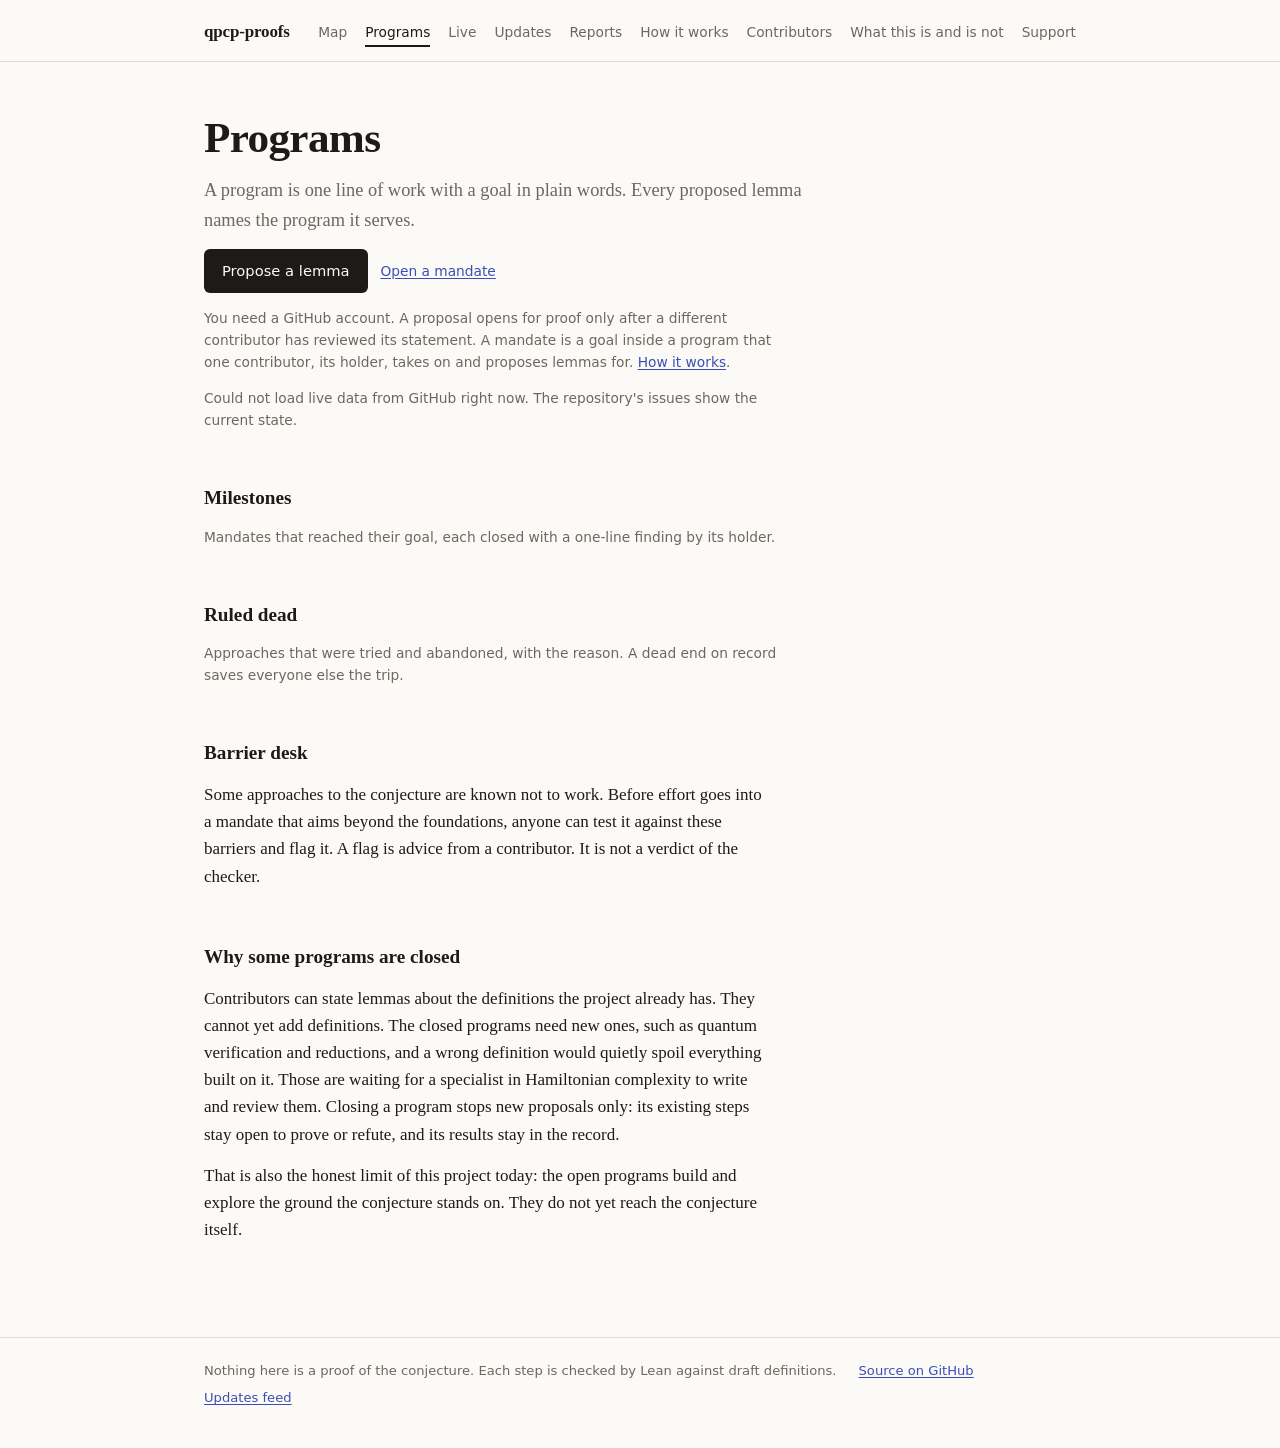
<file: docs/programs.html>
<!DOCTYPE html>
<html lang="en">
<head>
<meta charset="utf-8">
<meta name="viewport" content="width=device-width, initial-scale=1">
<title>Programs · qpcp-proofs</title>
<link rel="stylesheet" href="assets/site.css">
</head>
<body>
<header id="site-header"></header>
<main class="wrap">
  <h1>Programs</h1>
  <p class="lede">A program is one line of work with a goal in plain words. Every proposed lemma names the program it serves.</p>
  <p><a class="btn" id="propose-btn" href="#">Propose a lemma</a> &nbsp; <a class="sans small" id="mandate-btn" href="#">Open a mandate</a></p>
  <p class="small sans muted">You need a GitHub account. A proposal opens for proof only after a different contributor has reviewed its statement. A mandate is a goal inside a program that one contributor, its holder, takes on and proposes lemmas for. <a href="how.html">How it works</a>.</p>
  <p class="muted small sans" id="load-note" aria-live="polite">Loading…</p>

  <div id="programs"></div>

  <h2>Milestones</h2>
  <p class="small sans muted">Mandates that reached their goal, each closed with a one-line finding by its holder.</p>
  <ul class="feed" id="milestones"></ul>

  <h2>Ruled dead</h2>
  <p class="small sans muted">Approaches that were tried and abandoned, with the reason. A dead end on record saves everyone else the trip.</p>
  <ul class="feed" id="dead"></ul>

  <h2>Barrier desk</h2>
  <p>Some approaches to the conjecture are known not to work. Before effort goes into a mandate that aims beyond the foundations, anyone can test it against these barriers and flag it. A flag is advice from a contributor. It is not a verdict of the checker.</p>
  <div id="barriers"></div>

  <h2>Why some programs are closed</h2>
  <p>Contributors can state lemmas about the definitions the project already has. They cannot yet add definitions. The closed programs need new ones, such as quantum verification and reductions, and a wrong definition would quietly spoil everything built on it. Those are waiting for a specialist in Hamiltonian complexity to write and review them. Closing a program stops new proposals only: its existing steps stay open to prove or refute, and its results stay in the record.</p>
  <p>That is also the honest limit of this project today: the open programs build and explore the ground the conjecture stands on. They do not yet reach the conjecture itself.</p>
</main>
<footer id="site-footer"></footer>

<script src="assets/site.js"></script>
<script>
(function () {
  var Q = window.QPCP, el = Q.el;
  Q.chrome("programs.html");
  document.getElementById("propose-btn").href = Q.repoUrl + "/issues/new?template=propose-lemma.yml";
  document.getElementById("mandate-btn").href = Q.repoUrl + "/issues/new?template=open-mandate.yml";

  function mandateRow(m, barrierName) {
    var kids = [Q.link(m.url, m.title), el("span", { class: "muted", text: m.user ? " · held by " + m.user : "" })];
    (m.barriers || []).forEach(function (b) {
      kids.push(el("span", { class: "tag bad", text: "barrier flagged: " + (barrierName[b] || b) }));
    });
    if (m.finding) kids.push(el("div", { class: "small", text: m.finding }));
    return el("li", null, [
      el("span", { class: "when", text: Q.ago(m.closed_at || m.created_at) }),
      el("span", { class: "what" }, kids)
    ]);
  }
  function fill(id, rows, empty) {
    var ul = document.getElementById(id);
    ul.textContent = "";
    if (!rows.length) ul.appendChild(el("li", { class: "muted", text: empty }));
    rows.forEach(function (r) { ul.appendChild(r); });
  }

  Q.loadCore().then(function (d) {
    var box = document.getElementById("programs");
    var note = document.getElementById("load-note");
    box.textContent = "";
    if (!d.programs.length) {
      note.textContent = "The program list is not available right now.";
      return;
    }
    note.textContent = Q.stamp(d.generatedAt);
    var barrierName = {};
    d.barriers.forEach(function (b) { barrierName[b.id] = b.name; });
    var active = d.mandates.filter(function (m) { return m.state === "active"; });
    fill("milestones", d.mandates.filter(function (m) { return m.state === "milestone"; })
      .map(function (m) { return mandateRow(m, barrierName); }), "No mandate has reached a milestone yet.");
    fill("dead", d.mandates.filter(function (m) { return m.state === "dead"; })
      .map(function (m) { return mandateRow(m, barrierName); }), "No approach has been ruled dead yet.");
    var bbox = document.getElementById("barriers");
    bbox.textContent = "";
    d.barriers.forEach(function (b) {
      bbox.appendChild(el("div", { class: "program closed" }, [
        el("h2", null, [el("span", { text: b.name })]),
        el("p", { class: "small sans", text: b.test }),
        el("p", { class: "small sans muted" }, [Q.link(b.url, b.source), el("span", { class: "mono", text: "  barrier id: " + b.id })])
      ]));
    });
    d.programs.forEach(function (p) {
      var c = p.count || {}, settled = (c.proved || 0) + (c.refuted || 0);
      var total = settled + (c.pending || 0) + (c.claimed || 0) + (c.open || 0);
      var card = el("div", { class: "program" + (p.open ? "" : " closed") }, [
        el("h2", null, [
          el("span", { text: p.title }),
          el("span", { class: "tag " + (p.open ? "ok" : ""), text: p.open ? "open to proposals" : "closed to proposals" })
        ]),
        el("p", { text: p.goal }),
        el("p", { class: "small sans muted", text: (p.open ? "Wanted: " : "") + p.wanted })
      ]);
      if (total) {
        var bar = el("div", { class: "bar", "aria-hidden": "true" });
        [["p", c.proved], ["r", c.refuted], ["c", c.claimed]].forEach(function (seg) {
          var i = el("i", { class: seg[0] });
          i.style.width = (100 * (seg[1] || 0) / total) + "%";
          bar.appendChild(i);
        });
        card.appendChild(bar);
        var workable = (c.open || 0) + (c.claimed || 0);
        if (!p.open && workable) {
          card.appendChild(el("p", { class: "small sans", text: "Closed to new proposals only: its " + workable +
            (workable === 1 ? " existing step" : " existing steps") + " can still be proved or refuted." }));
        }
        card.appendChild(el("p", { class: "small sans muted", text:
          (c.proved || 0) + " proved, " + (c.refuted || 0) + " refuted, " +
          ((c.pending || 0) ? c.pending + " pending verification, " : "") +
          (c.claimed || 0) + " in progress, " + (c.open || 0) + " open" }));
      } else {
        card.appendChild(el("p", { class: "small sans muted", text: "No lemmas stated yet." }));
      }
      var mine = active.filter(function (m) { return m.program === p.id; });
      if (mine.length) {
        card.appendChild(el("p", { class: "small sans", text: "Active mandates:" }));
        var ul = el("ul", { class: "feed" });
        mine.forEach(function (m) { ul.appendChild(mandateRow(m, barrierName)); });
        card.appendChild(ul);
      }
      card.appendChild(el("p", { class: "mono small muted", text: "program id: " + p.id }));
      box.appendChild(card);
    });
  }).catch(function () { Q.fail(document.getElementById("load-note")); });
})();
</script>
</body>
</html>
</file>
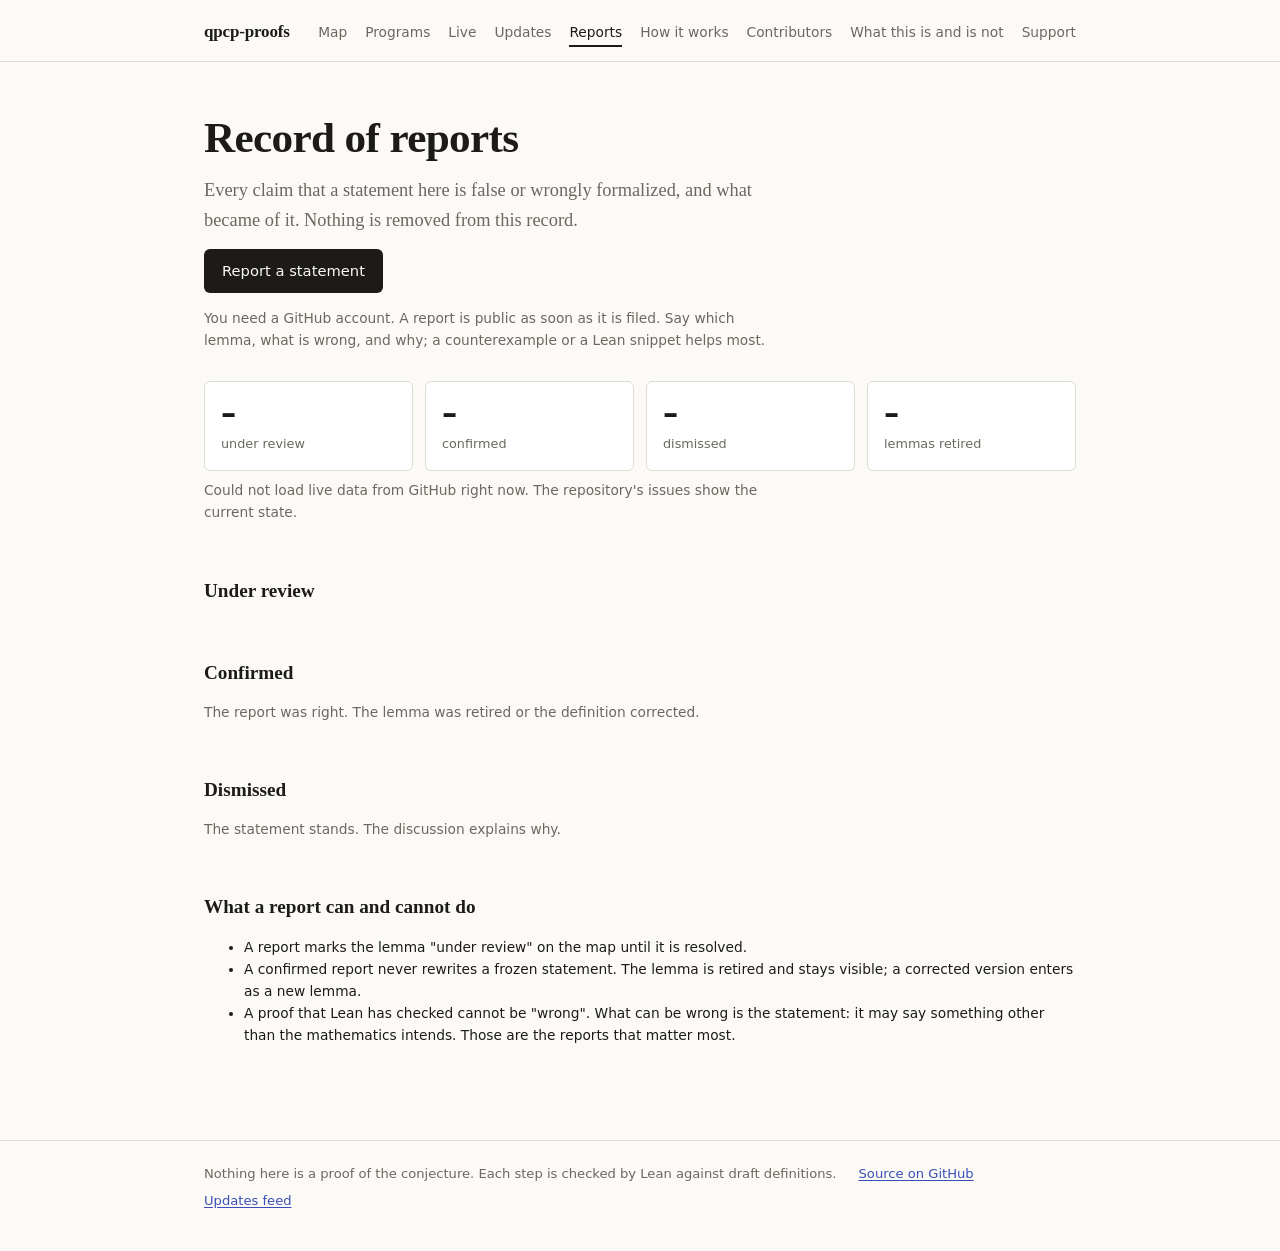
<file: docs/reports.html>
<!DOCTYPE html>
<html lang="en">
<head>
<meta charset="utf-8">
<meta name="viewport" content="width=device-width, initial-scale=1">
<title>Reports · qpcp-proofs</title>
<link rel="stylesheet" href="assets/site.css">
</head>
<body>
<header id="site-header"></header>
<main class="wrap">
  <h1>Record of reports</h1>
  <p class="lede">Every claim that a statement here is false or wrongly formalized, and what became of it. Nothing is removed from this record.</p>

  <p><a class="btn" id="report-btn" href="#">Report a statement</a></p>
  <p class="small sans muted">You need a GitHub account. A report is public as soon as it is filed. Say which lemma, what is wrong, and why; a counterexample or a Lean snippet helps most.</p>

  <div class="stats" aria-live="polite">
    <div class="stat"><b id="n-open">–</b><span>under review</span></div>
    <div class="stat"><b id="n-confirmed">–</b><span>confirmed</span></div>
    <div class="stat"><b id="n-dismissed">–</b><span>dismissed</span></div>
    <div class="stat"><b id="n-retired">–</b><span>lemmas retired</span></div>
  </div>
  <p class="muted small sans" id="load-note">Loading…</p>

  <h2>Under review</h2>
  <ul class="feed" id="open"></ul>

  <h2>Confirmed</h2>
  <p class="small sans muted">The report was right. The lemma was retired or the definition corrected.</p>
  <ul class="feed" id="confirmed"></ul>

  <h2>Dismissed</h2>
  <p class="small sans muted">The statement stands. The discussion explains why.</p>
  <ul class="feed" id="dismissed"></ul>

  <h2>What a report can and cannot do</h2>
  <ul class="sans small">
    <li>A report marks the lemma "under review" on the map until it is resolved.</li>
    <li>A confirmed report never rewrites a frozen statement. The lemma is retired and stays visible; a corrected version enters as a new lemma.</li>
    <li>A proof that Lean has checked cannot be "wrong". What can be wrong is the statement: it may say something other than the mathematics intends. Those are the reports that matter most.</li>
  </ul>
</main>
<footer id="site-footer"></footer>

<script src="assets/site.js"></script>
<script>
(function () {
  var Q = window.QPCP, el = Q.el;
  Q.chrome("reports.html");
  document.getElementById("report-btn").href = Q.repoUrl + "/issues/new?template=report-statement.yml";

  function row(r, tagClass, tagText) {
    return el("li", null, [
      el("span", { class: "when", text: Q.ago(r.when) }),
      el("span", { class: "what" }, [
        el("span", { class: "mono", text: r.step ? r.step + " " : "" }),
        Q.link(r.url, r.summary),
        el("span", { class: "muted", text: r.user ? " · reported by " + r.user : "" }),
        el("span", { class: "tag " + tagClass, text: tagText })
      ])
    ]);
  }
  function fill(id, rows, empty) {
    var ul = document.getElementById(id);
    ul.textContent = "";
    if (!rows.length) ul.appendChild(el("li", { class: "muted", text: empty }));
    rows.forEach(function (r) { ul.appendChild(r); });
  }

  Q.loadReports().then(function (d) {
    var open = [], confirmed = [], dismissed = [], unresolved = [];
    d.reports.forEach(function (r) {
      if (r.verdict === "open") open.push(row(r, "bad", "under review"));
      else if (r.verdict === "confirmed") confirmed.push(row(r, "ok", "confirmed"));
      else if (r.verdict === "dismissed") dismissed.push(row(r, "", "dismissed"));
      else unresolved.push(row(r, "warn", "closed without a verdict"));
    });
    // A report closed with neither label has no outcome yet; list it with the
    // open ones and do not count it as dismissed.
    open = open.concat(unresolved);
    fill("open", open, "No statement is under review.");
    fill("confirmed", confirmed, "No report has been confirmed yet.");
    fill("dismissed", dismissed, "No report has been dismissed yet.");
    document.getElementById("n-open").textContent = open.length;
    document.getElementById("n-confirmed").textContent = confirmed.length;
    document.getElementById("n-dismissed").textContent = dismissed.length;
    document.getElementById("n-retired").textContent = d.retired;
    document.getElementById("load-note").textContent = Q.stamp(d.generatedAt);
  }).catch(function () { Q.fail(document.getElementById("load-note")); });
})();
</script>
</body>
</html>
</file>
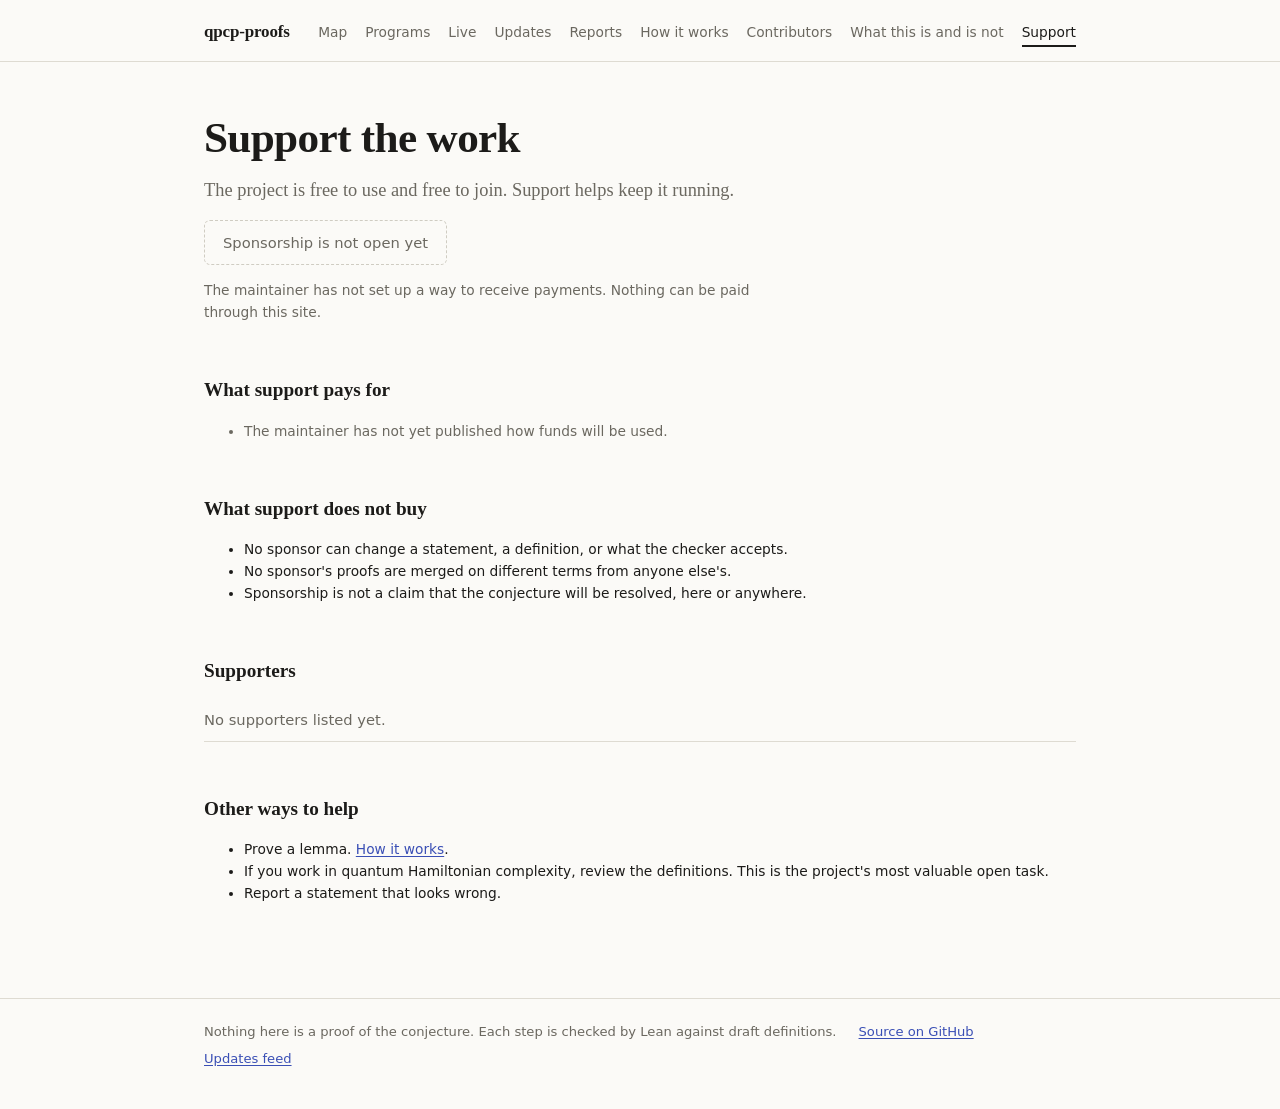
<file: docs/sponsors.html>
<!DOCTYPE html>
<html lang="en">
<head>
<meta charset="utf-8">
<meta name="viewport" content="width=device-width, initial-scale=1">
<title>Support · qpcp-proofs</title>
<link rel="stylesheet" href="assets/site.css">
</head>
<body>
<header id="site-header"></header>
<main class="wrap">
  <h1>Support the work</h1>
  <p class="lede">The project is free to use and free to join. Support helps keep it running.</p>

  <p id="cta"></p>
  <p class="small sans muted" id="cta-note"></p>

  <h2>What support pays for</h2>
  <ul id="uses" class="sans small"></ul>

  <h2>What support does not buy</h2>
  <ul class="sans small">
    <li>No sponsor can change a statement, a definition, or what the checker accepts.</li>
    <li>No sponsor's proofs are merged on different terms from anyone else's.</li>
    <li>Sponsorship is not a claim that the conjecture will be resolved, here or anywhere.</li>
  </ul>

  <h2>Supporters</h2>
  <ul class="feed" id="wall"></ul>

  <h2>Other ways to help</h2>
  <ul class="sans small">
    <li>Prove a lemma. <a href="how.html">How it works</a>.</li>
    <li>If you work in quantum Hamiltonian complexity, review the definitions. This is the project's most valuable open task.</li>
    <li>Report a statement that looks wrong.</li>
  </ul>
</main>
<footer id="site-footer"></footer>

<script src="assets/site.js"></script>
<script>
(function () {
  var Q = window.QPCP, el = Q.el;
  Q.chrome("sponsors.html");

  var cta = document.getElementById("cta"), note = document.getElementById("cta-note");
  if (/^https:\/\//.test(Q.cfg.sponsorUrl)) {
    cta.appendChild(Q.link(Q.cfg.sponsorUrl, "Become a sponsor", "btn"));
    note.textContent = "Payments are handled by the sponsorship provider, not by this site.";
  } else {
    cta.appendChild(el("span", { class: "btn off", text: "Sponsorship is not open yet" }));
    note.textContent = "The maintainer has not set up a way to receive payments. Nothing can be paid through this site.";
  }

  var uses = document.getElementById("uses");
  if (Q.cfg.sponsorUses.length) {
    Q.cfg.sponsorUses.forEach(function (u) { uses.appendChild(el("li", { text: u })); });
  } else {
    uses.appendChild(el("li", { class: "muted", text: "The maintainer has not yet published how funds will be used." }));
  }

  var wall = document.getElementById("wall");
  fetch("sponsors.json").then(function (r) { return r.ok ? r.json() : []; }).catch(function () { return []; }).then(function (list) {
    if (!Array.isArray(list) || !list.length) {
      wall.appendChild(el("li", { class: "muted", text: "No supporters listed yet." }));
      return;
    }
    list.forEach(function (s) {
      var name = String(s.name || "");
      var who = /^https:\/\//.test(s.url || "") ? Q.link(s.url, name) : el("span", { text: name });
      wall.appendChild(el("li", null, [
        el("span", { class: "when", text: String(s.since || "") }),
        el("span", { class: "what" }, [who])
      ]));
    });
  });
})();
</script>
</body>
</html>
</file>
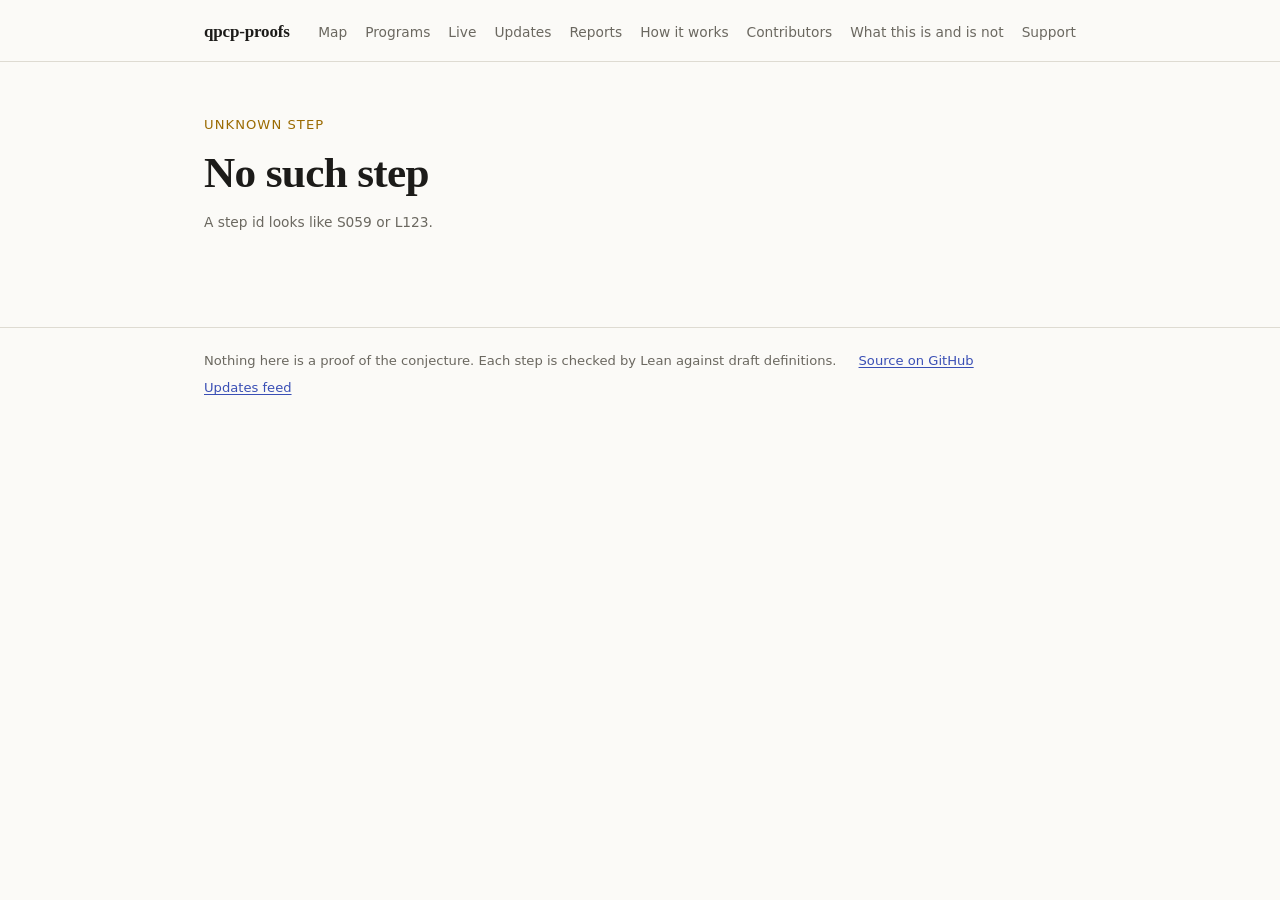
<file: docs/step.html>
<!DOCTYPE html>
<html lang="en">
<head>
<meta charset="utf-8">
<meta name="viewport" content="width=device-width, initial-scale=1">
<title>Step · qpcp-proofs</title>
<link rel="stylesheet" href="assets/site.css">
</head>
<body>
<header id="site-header"></header>
<main class="wrap">
  <p class="verdict sans" id="verdict">Loading…</p>
  <h1 id="title">Step</h1>
  <p class="lede" id="summary"></p>
  <p class="muted small sans" id="load-note" aria-live="polite"></p>
  <div id="detail"></div>
</main>
<footer id="site-footer"></footer>

<script src="assets/site.js"></script>
<script>
(function () {
  var Q = window.QPCP, el = Q.el;
  Q.chrome("");
  var note = document.getElementById("load-note");
  var box = document.getElementById("detail");
  var id = new URLSearchParams(location.search).get("id") || "";
  if (!/^(S\d{3,6}|L\d{1,9})$/.test(id)) {
    document.getElementById("verdict").textContent = "Unknown step";
    document.getElementById("title").textContent = "No such step";
    note.textContent = "A step id looks like S059 or L123.";
    return;
  }
  document.title = id + " · qpcp-proofs";

  function row(label, kids) {
    return el("tr", null, [el("th", { text: label }), el("td", null, kids)]);
  }
  function blob(commit, path, line) {
    return Q.repoUrl + "/blob/" + commit + "/" + path + (line ? "#L" + line : "");
  }
  function rawAt(commit, path) {
    return "https://raw.githubusercontent.com/" + Q.cfg.owner + "/" + Q.cfg.repo + "/" + commit + "/" + path;
  }
  // The statement's source: its doc-comment and definition, starting at its line.
  function statementBlock(text, line) {
    var lines = text.split("\n"), start = line - 1, end = line - 1;
    // Statements are separated by blank lines: take the block around the definition.
    while (start > 0 && lines[start - 1].trim() !== "" && !/^\s*(end|namespace)\b/.test(lines[start - 1])) start--;
    while (end + 1 < lines.length && lines[end + 1].trim() !== "") end++;
    return lines.slice(start, end + 1).join("\n");
  }
  function code(text) { return el("pre", { class: "mono small", text: text }); }

  Q.loadCore().then(function (d) {
    var s = d.steps.filter(function (x) { return x.id === id; })[0];
    if (!s) {
      document.getElementById("verdict").textContent = "Unknown step";
      document.getElementById("title").textContent = id;
      note.textContent = "The record lists no step " + id + ".";
      return;
    }
    var verdict = {
      proved: "Proved, checked by Lean", refuted: "Refuted, checked by Lean",
      pending: "Merged, pending verification", unknown: "Verification status unavailable",
      claimed: "Open, being worked on", open: "Open", retired: "Retired after a report"
    }[s.status] || s.status;
    document.getElementById("verdict").textContent = verdict;
    document.getElementById("title").textContent = id + ": " + s.title;
    document.getElementById("summary").textContent = (s.section ? s.section + ". " : "") +
      (s.reviewed ? "Reviewed by a human specialist." : "Not reviewed by a human.");
    note.textContent = Q.verificationLine(d.verification) + " " + Q.stamp(d.generatedAt);

    var v = s.verified;
    var table = el("table", { class: "small sans" });
    if (v) {
      table.appendChild(row("Statement", [Q.link(blob(v.commit, v.statementPath, v.statementLine), v.statementPath + ", line " + v.statementLine),
        el("span", { class: "muted", text: " at the verified commit" })]));
      table.appendChild(row("Proof", [Q.link(blob(v.commit, v.path), v.path),
        el("span", { class: "mono muted", text: "  " + v.declaration + ", Git blob " + v.blob.slice(0, 12) })]));
      table.appendChild(row("Verified commit", [Q.link(Q.repoUrl + "/commit/" + v.commit, v.commit.slice(0, 12)),
        el("span", { class: "muted", text: d.verification.verifiedAt ? " · " + new Date(d.verification.verifiedAt).toUTCString() : "" })]));
      table.appendChild(row("Verification run", [Q.link(v.runUrl, v.runUrl.replace(/^https:\/\/github\.com\//, "")),
        el("span", { class: "muted", text: " · " + (d.verification.toolchain || "") + ", Mathlib " + (d.verification.mathlib || "").slice(0, 12) })]));
      table.appendChild(row("Checks", [el("span", { text:
        "Compiled, replayed with leanchecker and exported in a sandbox; type-checked by an independent kernel (nanoda); " +
        "compared with the statement exported from the maintainer-written modules. Axioms allowed: propext, Classical.choice, Quot.sound." })]));
      table.appendChild(row("Statement digest", [el("span", { class: "mono", text: v.statementDigest }),
        el("div", { class: "muted", text: "It fingerprints the trusted reference exports this proof was compared against: one SHA-256 over their SHA-256 digests, in order. A different statement, or different definitions beneath it, gives a different digest." })]));
      table.appendChild(row("Record", [Q.link(Q.siteData + v.record, v.record)]));
      table.appendChild(row("Cite this verification", v.citeUrl
        ? [Q.link(v.citeUrl, "record " + v.commit.slice(0, 7) + " at site-data " + v.recordCommit.slice(0, 7)),
           el("div", { class: "muted", text: "Pinned to the site-data commit that published it, so these bytes can never change." })]
        : [el("span", { class: "muted", text: "The pinned link appears once the feed has been rebuilt with publication data." })]));
      var f = v.firstVerified;
      table.appendChild(row("First recorded verification", f
        ? [Q.link(Q.repoUrl + "/commit/" + f.commit, f.commit.slice(0, 12)),
           el("span", { class: "muted", text: " · " + new Date(f.verifiedAt).toUTCString() + " · this exact file (Git blob " + f.blob.slice(0, 12) + ") · " }),
           f.recordUrl ? Q.link(f.recordUrl, "that record") : el("span")]
        : [el("span", { class: "muted", text: "not known yet" })]));
      if (f) table.appendChild(row("", [el("span", { class: "muted small", text:
        "The earliest published record that accepted this exact file. Records exist only from the first one published (commit 49ca302); a file verified before that shows that commit." })]));
    } else if (s.status === "pending") {
      table.appendChild(row("Verification", [el("span", { text: "A file for this step is on main but no successful verification covers it yet." })]));
    }
    table.appendChild(row("Submitted by", s.who ? [Q.link("https://github.com/" + encodeURIComponent(s.who), s.who),
      el("span", { text: " " }), s.prUrl ? Q.link(s.prUrl, "pull request") : el("span", { class: "muted", text: s.credit && s.credit.note ? "(" + s.credit.note + "; credited to the author of the commit that added the file)" : "" })] : [el("span", { class: "muted", text: s.status === "open" || s.status === "claimed" ? "not yet submitted" : "unknown" })]));
    table.appendChild(row("Human review", [el("span", { text: s.reviewed ? "Reviewed by a human specialist." : "Not reviewed by a human." })]));
    // Historical only: never a badge or a count.
    var fv = s.formerlyVerified;
    if (fv) table.appendChild(row("Earlier verification", [el("span", { text:
      "Was verified at " + fv.commit.slice(0, 12) + " (" + fv.path + ", Git blob " + fv.blob.slice(0, 12) + "), but that exact file is no longer on main, so the step is not " + fv.status + " now. " }),
      fv.recordUrl ? Q.link(fv.recordUrl, "pinned record") : Q.link(Q.siteData + fv.record, "record")]));
    if (s.difficulty) table.appendChild(row("Difficulty", [el("span", { text: s.difficulty + " of 3" + (s.exercise ? " (a first-contribution exercise)" : "") })]));
    function depList(list) {
      if (!list || !list.length) return [el("span", { class: "muted", text: "none" })];
      var kids = [];
      list.forEach(function (d, i) {
        var did = typeof d === "string" ? d : d.id;
        if (i) kids.push(el("span", { text: ", " }));
        kids.push(Q.link(Q.stepUrl(did), did));
        if (typeof d !== "string") kids.push(el("span", { class: "muted", text: " (" + d.status + ")" }));
      });
      return kids;
    }
    table.appendChild(row("Uses", depList(s.deps)));
    if (s.background && s.background.length) table.appendChild(row("Worth reading first", depList(s.background)));
    if (s.claim) table.appendChild(row("Claimed by", [el("span", { text: s.claim.by.join(", ") +
      (s.claim.lastActivity ? "; their last comment " + Q.ago(s.claim.lastActivity) + " (a claim lapses 24 hours after the holder's own last comment; it is a courtesy, not a lock)" : "") })]));
    table.appendChild(row("Discussion", [Q.link(s.url, "issue")]));
    box.appendChild(table);

    // The submission card comes from the feed, built from the step's own issue (#117).
    // Without the feed there is no card: the issue number of a founding step is not
    // its id, and nobody should have to guess it.
    if (s.status === "open" || s.status === "claimed") {
      box.appendChild(el("h2", { text: "Submit a proof or a refutation" }));
      if (s.submission) {
        var card = code(s.submission.text);
        var copy = el("button", { class: "sans small", type: "button", text: "Copy" });
        copy.addEventListener("click", function () {
          navigator.clipboard.writeText(s.submission.text).then(function () { copy.textContent = "Copied"; },
            function () { copy.textContent = "Select the text to copy it"; });
        });
        box.appendChild(el("p", { class: "small sans muted", text: "Claim the issue first. Every value here is from the step's record; JOIN.md, section A, says how to use them." }));
        box.appendChild(card);
        box.appendChild(copy);
      } else {
        box.appendChild(el("p", { class: "small sans", text: "The submission card is unavailable while the feed cannot be read. Do not guess the issue number: open the step's issue and use its number." }));
      }
    }

    if (v) {
      var stmt = el("div", null, [el("p", { class: "muted small sans", text: "Loading…" })]);
      var proof = el("div", null, [el("p", { class: "muted small sans", text: "Loading…" })]);
      box.appendChild(el("h2", { text: "Statement" }));
      box.appendChild(stmt);
      // A one-line statement names a definition: show the proposition itself.
      var def = v.statementDefinition;
      if (def && !def.source) {
        // Not located exactly (none, or several, declarations of that name): links, never a guess.
        var where = (def.files && def.files.length ? def.files : ["QPCP"]).map(function (f) { return Q.link(blob(v.commit, f), f); });
        var kids = [el("span", { text: "The statement is the definition " }), el("span", { class: "mono", text: def.name }),
          el("span", { text: ". Its source could not be located exactly at the verified commit (" + def.located + "); see " })];
        where.forEach(function (w, i) { if (i) kids.push(el("span", { text: ", " })); kids.push(w); });
        box.appendChild(el("p", { class: "small sans" }, kids));
      } else if (def) {
        box.appendChild(el("p", { class: "small sans" }, [
          el("span", { text: "The statement is the definition " }), el("span", { class: "mono", text: def.name }),
          el("span", { text: ", at the verified commit: " }),
          Q.link(blob(v.commit, def.path, def.line + "-L" + def.endLine), def.path + ", lines " + def.line + "–" + def.endLine)]));
        box.appendChild(code(def.source));
      }
      box.appendChild(el("h2", { text: "Definitions it depends on" }));
      box.appendChild(el("p", { class: "small sans muted", text: "The project's definitions in the statement's dependency closure, read from the reference it was judged against." }));
      box.appendChild(code(v.dependsOn.join("\n") || "(none)"));
      box.appendChild(el("h2", { text: "Proof" }));
      box.appendChild(proof);
      var rp = v.reproduce;
      if (rp) {
        box.appendChild(el("h2", { text: "Reproduce this check" }));
        box.appendChild(el("p", { class: "small sans" }, [
          el("span", { text: "On Linux, in a disposable machine set up as in " }),
          Q.link(Q.repoUrl + "/blob/main/REPRODUCE.md", "REPRODUCE.md"),
          el("span", { text: ", at the verified commit " }), el("span", { class: "mono", text: rp.commit.slice(0, 12) }),
          el("span", { text: ":" })]));
        box.appendChild(code("git checkout " + rp.commit + "\n" + rp.command));
        box.appendChild(el("p", { class: "small sans" }, [el("span", { text: "Expected last line: " }),
          el("span", { class: "mono", text: rp.expect })]));
      }
      fetch(rawAt(v.commit, v.statementPath)).then(function (r) { return r.ok ? r.text() : Promise.reject(); })
        .then(function (t) { stmt.textContent = ""; stmt.appendChild(code(statementBlock(t, v.statementLine))); })
        .catch(function () { stmt.textContent = "Could not load the statement; follow the link above."; });
      fetch(rawAt(v.commit, v.path)).then(function (r) { return r.ok ? r.text() : Promise.reject(); })
        .then(function (t) { proof.textContent = ""; proof.appendChild(code(t)); })
        .catch(function () { proof.textContent = "Could not load the proof; follow the link above."; });
    }
  }).catch(function () { Q.fail(note); });
})();
</script>
</body>
</html>
</file>
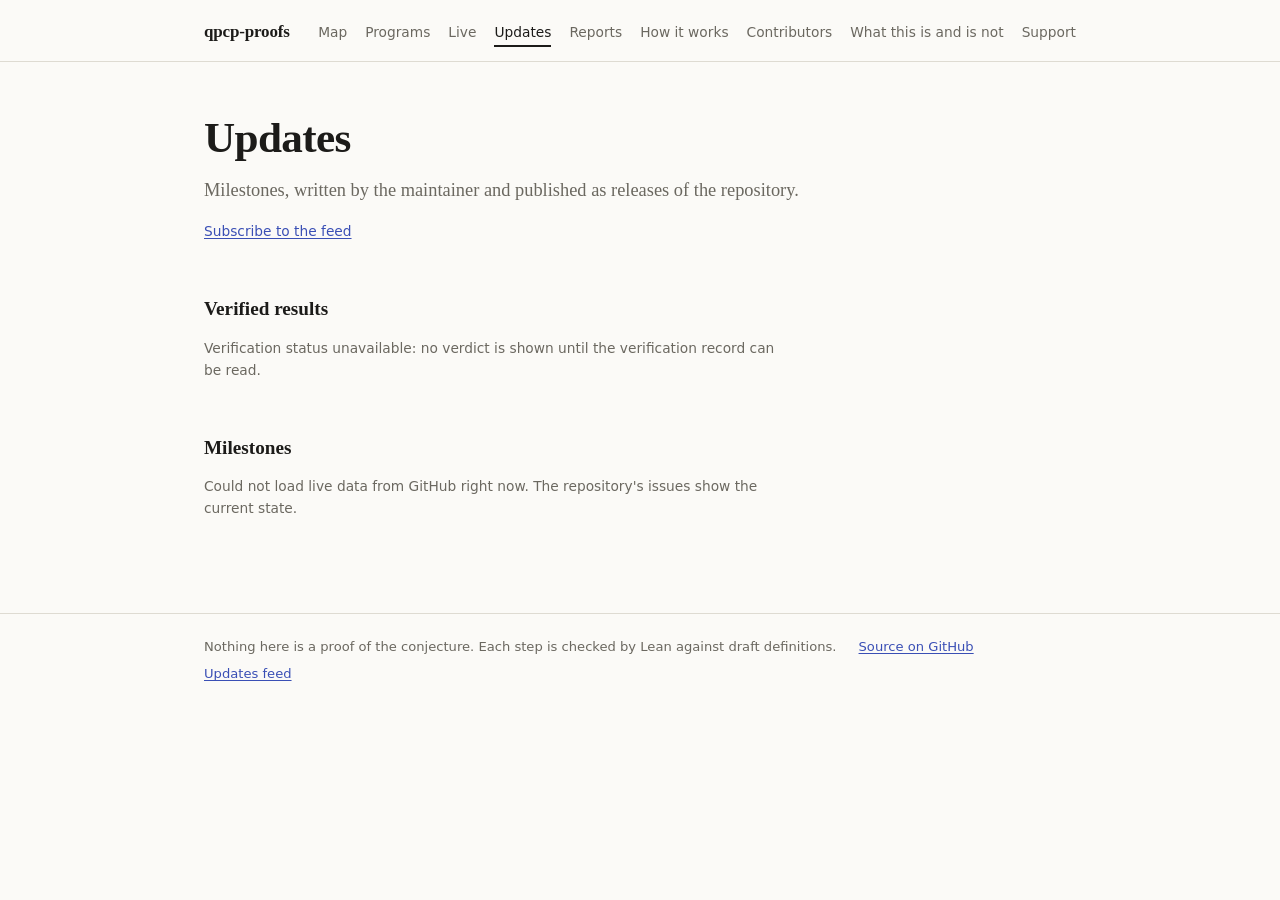
<file: docs/updates.html>
<!DOCTYPE html>
<html lang="en">
<head>
<meta charset="utf-8">
<meta name="viewport" content="width=device-width, initial-scale=1">
<title>Updates · qpcp-proofs</title>
<link rel="stylesheet" href="assets/site.css">
</head>
<body>
<header id="site-header"></header>
<main class="wrap">
  <h1>Updates</h1>
  <p class="lede">Milestones, written by the maintainer and published as releases of the repository.</p>
  <p class="small sans"><a id="atom" href="#">Subscribe to the feed</a></p>
  <h2>Verified results</h2>
  <p class="small sans muted" id="verified-note">Loading…</p>
  <ul class="feed" id="verified"></ul>
  <h2>Milestones</h2>
  <p class="muted small sans" id="load-note" aria-live="polite">Loading…</p>
  <div id="releases"></div>
</main>
<footer id="site-footer"></footer>

<script src="assets/site.js"></script>
<script>
(function () {
  var Q = window.QPCP, el = Q.el;
  Q.chrome("updates.html");
  document.getElementById("atom").href = Q.repoUrl + "/releases.atom";

  // Each result with a page of its own: statement, proof, the verification run, review status.
  Q.loadCore().then(function (d) {
    var ul = document.getElementById("verified");
    document.getElementById("verified-note").textContent = Q.verificationLine(d.verification);
    var done = d.steps.filter(function (s) { return s.verified; })
      .sort(function (a, b) { return (a.when || "") < (b.when || "") ? 1 : -1; });
    if (!done.length) ul.appendChild(el("li", { class: "muted", text: "No verified results to show." }));
    done.forEach(function (s) {
      ul.appendChild(el("li", null, [
        el("span", { class: "when", text: s.when ? Q.ago(s.when) : "" }),
        el("span", { class: "what" }, [
          el("span", { class: "mono", text: s.id + " " }), Q.link(Q.stepUrl(s.id), s.title),
          el("span", { class: "muted", text: " · " + s.status + (s.reviewed ? "" : " · not reviewed by a human") })
        ])
      ]));
    });
  }).catch(function () { document.getElementById("verified-note").textContent = Q.verificationLine(null); });

  Q.loadReleases().then(function (rels) {
    var box = document.getElementById("releases");
    var note = document.getElementById("load-note");
    box.textContent = "";
    if (!rels.length) { note.textContent = "No updates published yet."; return; }
    note.textContent = "";
    rels.forEach(function (r) {
      var when = new Date(r.published_at).toLocaleDateString(undefined, { year: "numeric", month: "long", day: "numeric" });
      box.appendChild(el("h2", null, [Q.link(r.url, r.name || r.tag)]));
      box.appendChild(el("p", { class: "small sans muted", text: when + " · " + r.tag }));
      (r.body || "").split(/\n\s*\n/).forEach(function (para) {
        if (para.trim()) box.appendChild(el("p", { text: para.trim() }));
      });
    });
  }).catch(function () { Q.fail(document.getElementById("load-note")); });
})();
</script>
</body>
</html>
</file>
<file: docs/assets/site.css>
:root {
  --bg: #fbfaf7; --ink: #1c1b19; --muted: #6b6860; --line: #dedbd2;
  --card: #ffffff; --accent: #3a4fb5; --ok: #1f7a4d; --warn: #9a6a00; --idle: #cfccc2; --bad: #a8322a;
}
@media (prefers-color-scheme: dark) {
  :root {
    --bg: #141413; --ink: #ecebe6; --muted: #9d9a90; --line: #33322e;
    --card: #1c1c1a; --accent: #9fb0ff; --ok: #6fcf9a; --warn: #e0b354; --idle: #45433d; --bad: #f08a80;
  }
}
* { box-sizing: border-box; }
html { -webkit-text-size-adjust: 100%; }
body {
  margin: 0; background: var(--bg); color: var(--ink);
  font: 17px/1.6 Georgia, "Iowan Old Style", "Times New Roman", serif;
}
.sans, nav, table, .stat, .feed, .btn, .tag, footer, .map, .legend, .note {
  font-family: ui-sans-serif, system-ui, -apple-system, "Segoe UI", sans-serif;
}
a { color: var(--accent); text-underline-offset: 2px; }
.wrap { max-width: 920px; margin: 0 auto; padding: 0 24px; }

/* Header */
.top { border-bottom: 1px solid var(--line); }
.top .wrap { display: flex; flex-wrap: wrap; align-items: baseline; gap: 6px 22px; padding-top: 18px; padding-bottom: 14px; }
.brand { font-weight: 600; color: var(--ink); text-decoration: none; letter-spacing: -0.01em; margin-right: auto; }
nav { display: flex; flex-wrap: wrap; gap: 4px 18px; font-size: 0.86rem; }
nav a { color: var(--muted); text-decoration: none; padding: 2px 0; border-bottom: 2px solid transparent; }
nav a:hover { color: var(--ink); }
nav a[aria-current="page"] { color: var(--ink); border-bottom-color: var(--ink); }

main.wrap { padding-top: 52px; padding-bottom: 80px; }
h1 { font-size: clamp(1.9rem, 4.6vw, 2.7rem); line-height: 1.12; margin: 0 0 14px; font-weight: 600; letter-spacing: -0.015em; }
h2 { font-size: 1.2rem; margin: 52px 0 12px; font-weight: 600; }
h3 { font-size: 1rem; margin: 26px 0 6px; font-weight: 600; }
p { margin: 0 0 14px; max-width: 66ch; }
.lede { font-size: 1.15rem; color: var(--muted); }
.verdict { font-size: 0.82rem; letter-spacing: 0.08em; text-transform: uppercase; color: var(--warn); margin: 0 0 14px; }
.muted { color: var(--muted); }
.small { font-size: 0.86rem; }

.note { border-left: 3px solid var(--warn); background: var(--card); padding: 10px 16px; margin: 24px 0; font-size: 0.92rem; max-width: 70ch; }
.question { border-left: 3px solid var(--line); padding: 4px 16px; margin: 20px 0; max-width: 70ch; }

/* Stats */
.stats { display: grid; grid-template-columns: repeat(4, 1fr); gap: 12px; margin: 30px 0 8px; }
.stat { background: var(--card); border: 1px solid var(--line); border-radius: 6px; padding: 14px 16px; }
.stat b { display: block; font-size: 1.9rem; line-height: 1.1; font-weight: 600; font-variant-numeric: tabular-nums; }
.stat span { color: var(--muted); font-size: 0.8rem; }

/* Map of steps */
.map-section { margin: 0 0 18px; }
.map-section h3 { font-family: inherit; font-size: 0.8rem; font-weight: 500; color: var(--muted); margin: 0 0 6px; }
.map { display: flex; flex-wrap: wrap; gap: 5px; }
.cell {
  min-width: 46px; padding: 0 6px; height: 30px; border-radius: 4px; display: flex; align-items: center; justify-content: center;
  font-size: 0.68rem; font-variant-numeric: tabular-nums; text-decoration: none;
  background: transparent; color: var(--muted); border: 1px solid var(--idle);
}
.cell.claimed { border-color: var(--warn); color: var(--warn); border-style: dashed; }
.cell.proved { background: var(--ok); border-color: var(--ok); color: var(--bg); }
.cell.refuted { background: var(--bad); border-color: var(--bad); color: var(--bg); }
.cell.disputed { box-shadow: 0 0 0 2px var(--bg), 0 0 0 4px var(--bad); }
.cell.retired { border-style: dotted; color: var(--muted); text-decoration: line-through; opacity: 0.7; }
.cell.pending { border-color: var(--ok); color: var(--ok); border-style: dashed; background: repeating-linear-gradient(45deg, transparent 0 4px, color-mix(in srgb, var(--ok) 18%, transparent) 4px 8px); }
.cell.unknown { border-style: dotted; color: var(--muted); }
.cell:hover, .cell:focus-visible { outline: 2px solid var(--accent); outline-offset: 1px; }
.legend { display: flex; flex-wrap: wrap; gap: 6px 18px; font-size: 0.78rem; color: var(--muted); margin: 12px 0 0; }
.legend i { display: inline-block; width: 12px; height: 12px; border-radius: 3px; vertical-align: -1px; margin-right: 6px; border: 1px solid var(--idle); }
.legend i.proved { background: var(--ok); border-color: var(--ok); }
.legend i.claimed { border-color: var(--warn); border-style: dashed; }
.legend i.refuted { background: var(--bad); border-color: var(--bad); }
.legend i.disputed { box-shadow: 0 0 0 2px var(--bad); border-color: transparent; }
.legend i.retired { border-style: dotted; opacity: 0.7; }
.legend i.pending { border-color: var(--ok); border-style: dashed; }
.legend i.unknown { border-style: dotted; }

/* Feed and tables */
.feed { list-style: none; margin: 0; padding: 0; font-size: 0.92rem; }
.feed li { display: flex; gap: 14px; padding: 9px 0; border-bottom: 1px solid var(--line); align-items: baseline; }
.feed time, .feed .when { flex: 0 0 96px; color: var(--muted); font-size: 0.8rem; font-variant-numeric: tabular-nums; }
.feed .what { flex: 1; min-width: 0; }
.tag { display: inline-block; font-size: 0.72rem; padding: 1px 8px; border-radius: 999px; border: 1px solid var(--line); color: var(--muted); margin-left: 6px; white-space: nowrap; }
.tag.ok { color: var(--ok); border-color: var(--ok); }
.tag.warn { color: var(--warn); border-color: var(--warn); }
.tag.bad { color: var(--bad); border-color: var(--bad); }
.mono { font-family: ui-monospace, SFMono-Regular, Menlo, monospace; font-size: 0.9em; }
table { width: 100%; border-collapse: collapse; font-size: 0.92rem; }
th, td { text-align: left; padding: 8px 12px 8px 0; border-bottom: 1px solid var(--line); vertical-align: top; }
th { color: var(--muted); font-weight: 500; font-size: 0.76rem; text-transform: uppercase; letter-spacing: 0.05em; }
td.num { font-variant-numeric: tabular-nums; white-space: nowrap; }

pre {
  background: var(--card); border: 1px solid var(--line); border-radius: 6px; padding: 14px 16px;
  font: 0.84rem/1.5 ui-monospace, SFMono-Regular, Menlo, monospace; white-space: pre-wrap; word-break: break-word; max-width: 100%;
}
.btn {
  display: inline-block; background: var(--ink); color: var(--bg); text-decoration: none;
  padding: 10px 18px; border-radius: 6px; font-size: 0.92rem; font-weight: 500;
}
.btn:hover { opacity: 0.88; }
.btn.off { background: transparent; color: var(--muted); border: 1px dashed var(--idle); cursor: default; }

ol.steps { padding-left: 0; list-style: none; counter-reset: s; max-width: 70ch; }
ol.steps li { counter-increment: s; position: relative; padding: 0 0 18px 46px; }
ol.steps li::before {
  content: counter(s); position: absolute; left: 0; top: 2px; width: 30px; height: 30px; border-radius: 50%;
  border: 1px solid var(--ink); display: flex; align-items: center; justify-content: center;
  font: 600 0.85rem ui-sans-serif, system-ui, sans-serif;
}
ol.steps b { display: block; }
.cols { display: grid; grid-template-columns: 1fr 1fr; gap: 28px; }
.cols ul { margin: 0; padding-left: 20px; }
.cols li { margin-bottom: 8px; }

.program { border: 1px solid var(--line); border-radius: 6px; background: var(--card); padding: 18px 20px; margin: 0 0 14px; }
.program h2 { margin: 0 0 6px; font-size: 1.1rem; }
.program p { margin: 0 0 8px; }
.program .bar { height: 6px; border-radius: 3px; background: var(--line); overflow: hidden; display: flex; margin: 12px 0 6px; }
.program .bar i { display: block; height: 100%; }
.program .bar .p { background: var(--ok); }
.program .bar .r { background: var(--bad); }
.program .bar .c { background: var(--warn); }
.program.closed { background: transparent; border-style: dashed; }

footer { border-top: 1px solid var(--line); font-size: 0.82rem; color: var(--muted); }
footer .wrap { padding-top: 22px; padding-bottom: 40px; display: flex; flex-wrap: wrap; gap: 6px 22px; }

@media (max-width: 640px) {
  .stats { grid-template-columns: repeat(2, 1fr); }
  .cols { grid-template-columns: 1fr; }
  .feed li { flex-direction: column; gap: 2px; }
  .feed time, .feed .when { flex: none; }
  main.wrap { padding-top: 36px; }
}
@media (prefers-reduced-motion: no-preference) {
  .cell { transition: background-color 0.2s, border-color 0.2s; }
}
</file>
